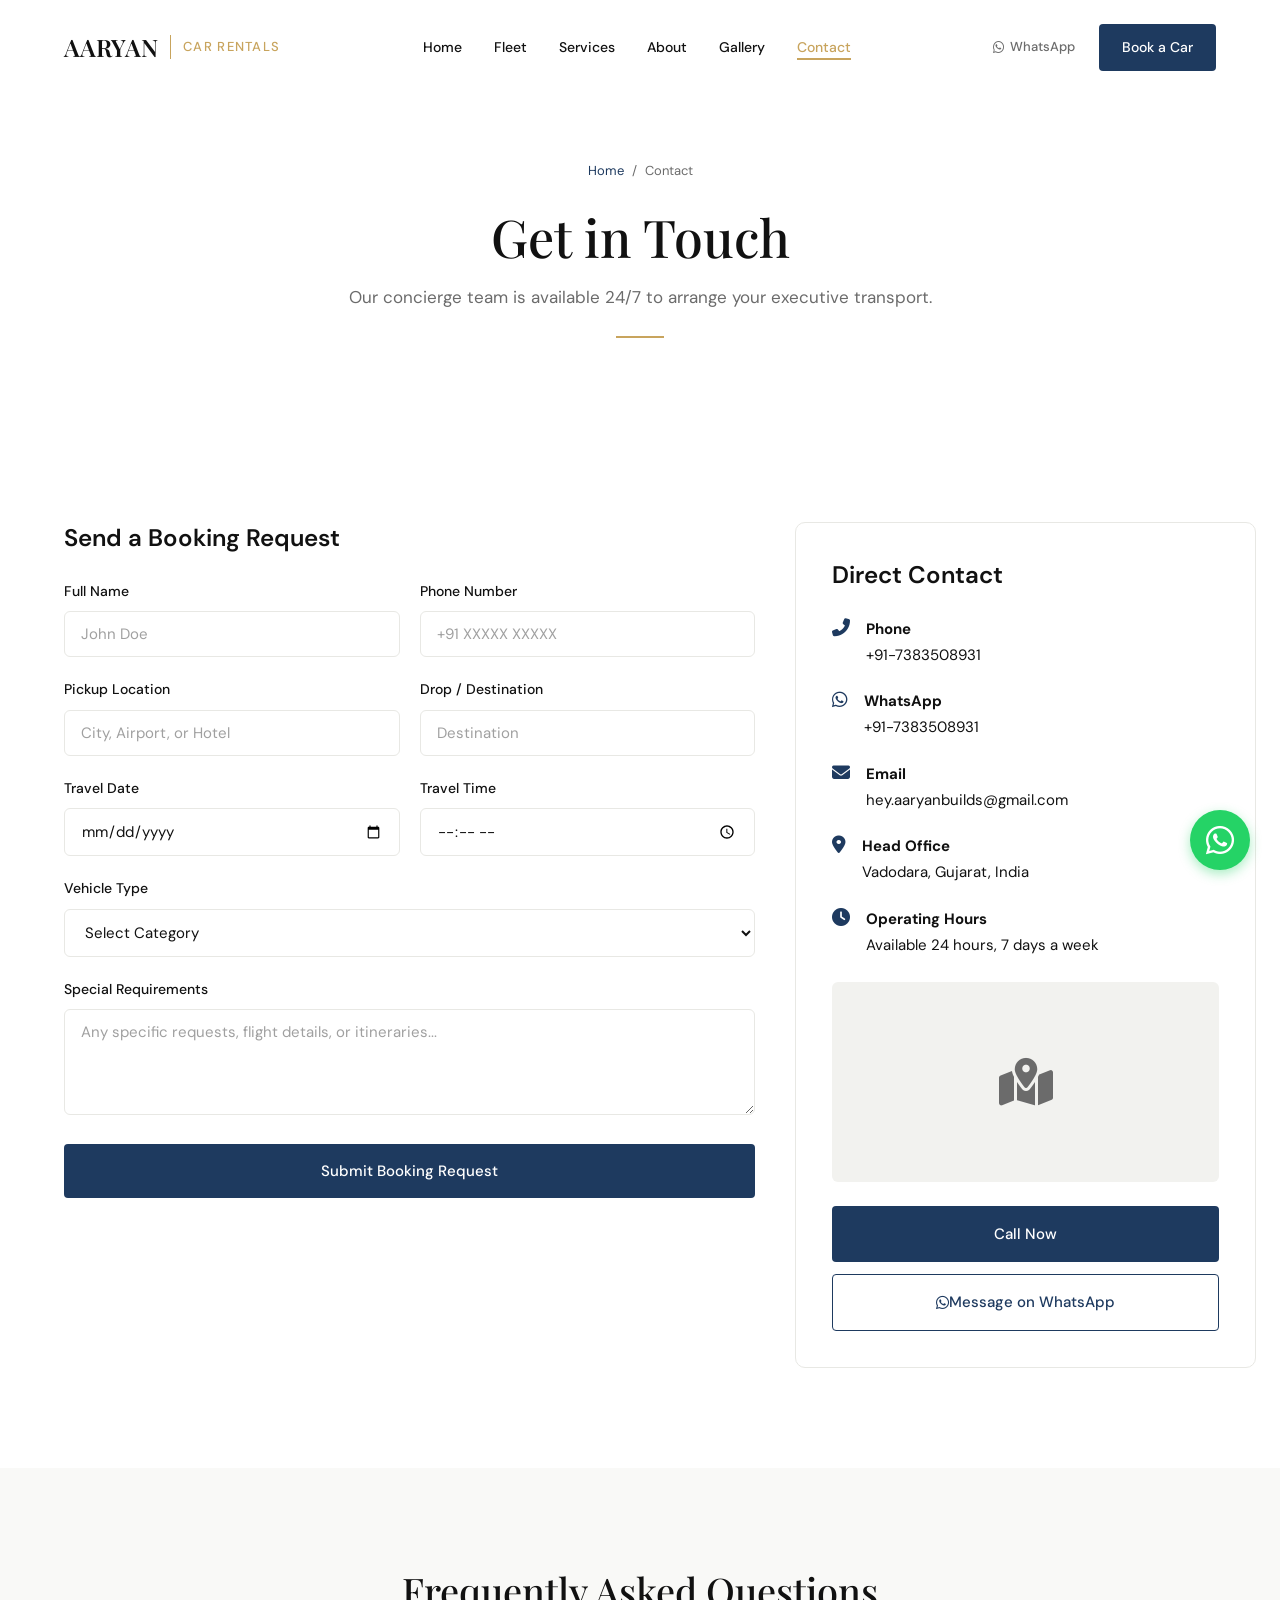
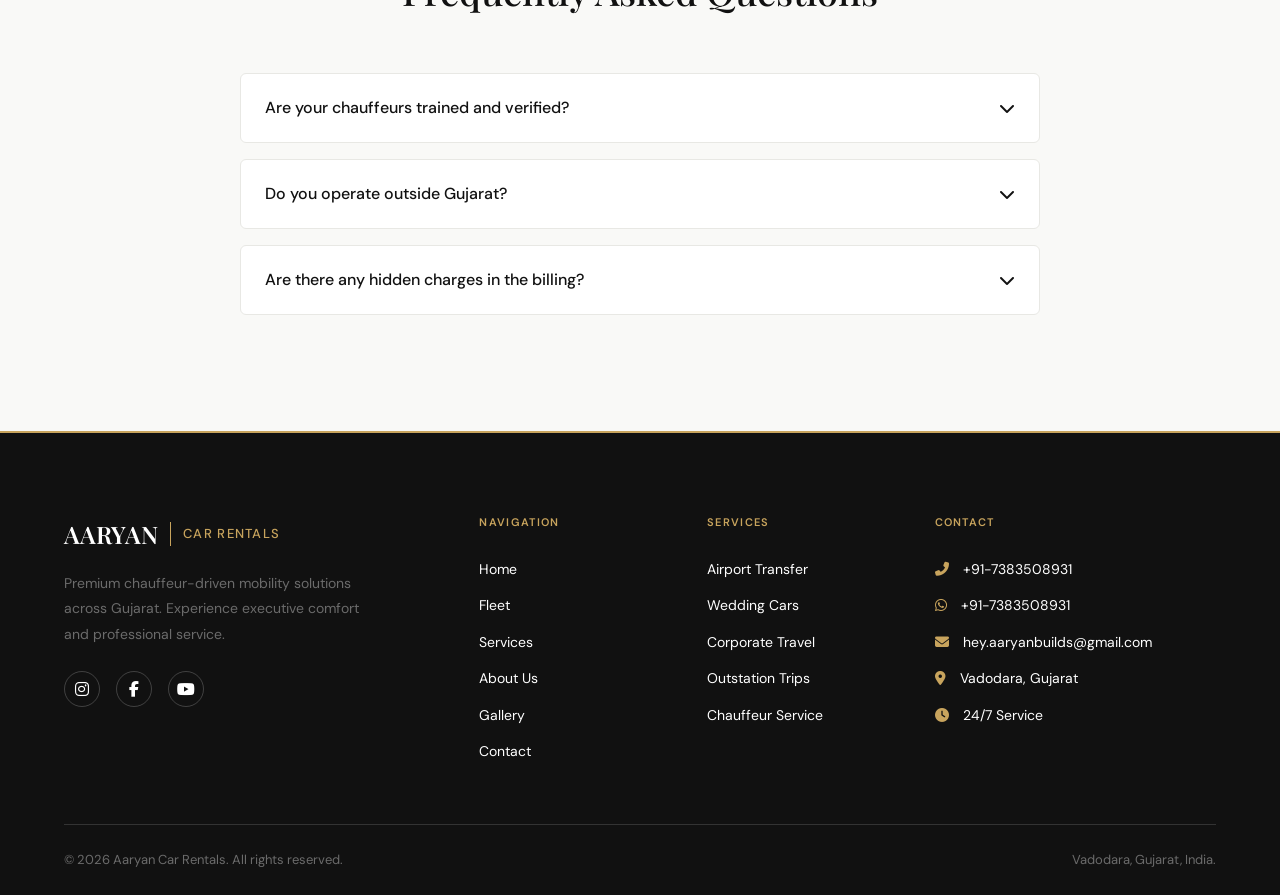
<file: pages/contact.html>
<!DOCTYPE html>
<html lang="en">

  <head>
    <meta charset="UTF-8">
    <meta name="viewport" content="width=device-width, initial-scale=1.0">
    <title>Contact Us | Aaryan Car Rentals | Book Your Journey</title>
    <meta name="description"
      content="Contact Aaryan Car Rentals for luxury car bookings in Gujarat. Call, WhatsApp, or email us for airport transfers, weddings, and corporate travel.">

    <link rel="stylesheet" href="https://cdnjs.cloudflare.com/ajax/libs/font-awesome/6.4.0/css/all.min.css">
    <link rel="stylesheet" href="../assets/css/styles.css">
  </head>

  <body>

    <!-- Navbar -->
    <nav class="navbar">
      <div class="container nav-container">
        <a href="../index.html" class="nav-brand">
          <span class="logo-text">AARYAN</span>
          <div class="logo-separator"></div>
          <span class="logo-sub">Car Rentals</span>
        </a>

        <button class="mobile-menu-btn">
          <i class="fas fa-bars"></i>
        </button>

        <ul class="nav-links">
          <li><a href="../index.html" class="nav-link">Home</a></li>
          <li><a href="fleet.html" class="nav-link">Fleet</a></li>
          <li><a href="services.html" class="nav-link">Services</a></li>
          <li><a href="about.html" class="nav-link">About</a></li>
          <li><a href="gallery.html" class="nav-link">Gallery</a></li>
          <li><a href="contact.html" class="nav-link active">Contact</a></li>
        </ul>

        <div class="nav-actions">
          <a href="https://wa.me/917383508931" class="whatsapp-link" target="_blank">
            <i class="fab fa-whatsapp"></i> WhatsApp
          </a>
          <a href="contact.html" class="btn btn-primary nav-book-btn">Book a Car</a>
        </div>
      </div>
    </nav>

    <!-- Mobile Menu -->
    <div class="mobile-menu-overlay">
      <div class="mobile-nav-links">
        <a href="../index.html" class="mobile-nav-link">Home</a>
        <a href="fleet.html" class="mobile-nav-link">Fleet</a>
        <a href="services.html" class="mobile-nav-link">Services</a>
        <a href="about.html" class="mobile-nav-link">About</a>
        <a href="gallery.html" class="mobile-nav-link">Gallery</a>
        <a href="contact.html" class="mobile-nav-link">Contact</a>
      </div>
      <div class="mobile-nav-actions">
        <a href="contact.html" class="btn btn-primary">Book a Car</a>
        <a href="https://wa.me/917383508931" class="whatsapp-link" target="_blank">
          <i class="fab fa-whatsapp"></i> WhatsApp
        </a>
      </div>
    </div>

    <!-- Page Hero -->
    <header class="page-hero section-soft">
      <div class="container">
        <div class="breadcrumb animate-on-scroll">
          <a href="../index.html">Home</a> / <span>Contact</span>
        </div>
        <h1 class="page-hero-title animate-on-scroll delay-1">Get in Touch</h1>
        <p class="section-subtitle animate-on-scroll delay-2" style="max-width: 600px; margin: 0 auto;">Our concierge
          team is available 24/7 to arrange your executive transport.</p>
        <div class="gold-line-center animate-on-scroll delay-3"></div>
      </div>
    </header>

    <!-- Booking Section -->
    <section class="section">
      <div class="container">
        <div class="booking-grid">

          <!-- Form -->
          <div class="booking-form-wrapper animate-on-scroll">
            <h3 style="margin-bottom: 24px;">Send a Booking Request</h3>
            <form action="#" method="POST">
              <div class="form-row">
                <div class="form-group">
                  <label class="form-label">Full Name</label>
                  <input type="text" class="form-control" placeholder="John Doe" required>
                </div>
                <div class="form-group">
                  <label class="form-label">Phone Number</label>
                  <input type="tel" class="form-control" placeholder="+91 XXXXX XXXXX" required>
                </div>
              </div>

              <div class="form-row">
                <div class="form-group">
                  <label class="form-label">Pickup Location</label>
                  <input type="text" class="form-control" placeholder="City, Airport, or Hotel" required>
                </div>
                <div class="form-group">
                  <label class="form-label">Drop / Destination</label>
                  <input type="text" class="form-control" placeholder="Destination">
                </div>
              </div>

              <div class="form-row">
                <div class="form-group">
                  <label class="form-label">Travel Date</label>
                  <input type="date" class="form-control" required>
                </div>
                <div class="form-group">
                  <label class="form-label">Travel Time</label>
                  <input type="time" class="form-control" required>
                </div>
              </div>

              <div class="form-group">
                <label class="form-label">Vehicle Type</label>
                <select class="form-control" required>
                  <option value="">Select Category</option>
                  <option value="luxury">Luxury Sedan</option>
                  <option value="suv">Premium SUV</option>
                  <option value="van">Premium Van</option>
                  <option value="wedding">Wedding Car</option>
                  <option value="corporate">Corporate Fleet</option>
                </select>
              </div>

              <div class="form-group">
                <label class="form-label">Special Requirements</label>
                <textarea class="form-control" rows="4"
                  placeholder="Any specific requests, flight details, or itineraries..."></textarea>
              </div>

              <button type="submit" class="btn btn-primary" style="width: 100%; padding: 16px;">Submit Booking
                Request</button>
            </form>
          </div>

          <!-- Contact Info -->
          <div class="booking-contact animate-on-scroll delay-1">
            <div class="contact-card">
              <h3 style="margin-bottom: 24px;">Direct Contact</h3>
              <div class="contact-row">
                <i class="fas fa-phone-alt"></i>
                <div class="contact-info">
                  <strong>Phone</strong><br>
                  +91-7383508931
                </div>
              </div>
              <div class="contact-row">
                <i class="fab fa-whatsapp"></i>
                <div class="contact-info">
                  <strong>WhatsApp</strong><br>
                  +91-7383508931
                </div>
              </div>
              <div class="contact-row">
                <i class="fas fa-envelope"></i>
                <div class="contact-info">
                  <strong>Email</strong><br>
                  hey.aaryanbuilds@gmail.com
                </div>
              </div>
              <div class="contact-row">
                <i class="fas fa-map-marker-alt"></i>
                <div class="contact-info">
                  <strong>Head Office</strong><br>
                  Vadodara, Gujarat, India
                </div>
              </div>
              <div class="contact-row">
                <i class="fas fa-clock"></i>
                <div class="contact-info">
                  <strong>Operating Hours</strong><br>
                  Available 24 hours, 7 days a week
                </div>
              </div>

              <div class="map-placeholder">
                <i class="fas fa-map-marked-alt fa-3x"></i>
              </div>

              <a href="tel:+917383508931" class="btn btn-primary" style="width: 100%; margin-bottom: 12px;">Call Now</a>
              <a href="https://wa.me/917383508931" class="btn btn-outline" style="width: 100%;"><i
                  class="fab fa-whatsapp"></i> Message on WhatsApp</a>
            </div>
          </div>
        </div>
      </div>
    </section>

    <!-- FAQ Section -->
    <section class="section section-soft">
      <div class="container">
        <div class="section-header text-center animate-on-scroll">
          <h2>Frequently Asked Questions</h2>
        </div>

        <div style="max-width: 800px; margin: 0 auto;" class="animate-on-scroll delay-1">
          <div class="faq-item">
            <div class="faq-question">
              <span>Are your chauffeurs trained and verified?</span>
              <i class="fas fa-chevron-down"></i>
            </div>
            <div class="faq-answer">
              Yes, all our chauffeurs undergo rigorous background checks, defensive driving tests, and soft-skills
              training to ensure a safe, professional, and discreet experience.
            </div>
          </div>

          <div class="faq-item">
            <div class="faq-question">
              <span>Do you operate outside Gujarat?</span>
              <i class="fas fa-chevron-down"></i>
            </div>
            <div class="faq-answer">
              While our primary operations and dispatch centers are in Gujarat, we provide outstation travel to
              neighboring states like Maharashtra and Rajasthan upon request.
            </div>
          </div>

          <div class="faq-item">
            <div class="faq-question">
              <span>Are there any hidden charges in the billing?</span>
              <i class="fas fa-chevron-down"></i>
            </div>
            <div class="faq-answer">
              Absolutely not. We believe in complete transparency. Your quote will clearly outline all costs including
              fuel, driver allowance, and estimated tolls/taxes.
            </div>
          </div>
        </div>
      </div>
    </section>

    <!-- Footer -->
    <footer class="footer">
      <div class="container">
        <div class="footer-grid">
          <div class="footer-brand-col">
            <a href="../index.html" class="nav-brand" style="margin-bottom: 16px;">
              <span class="logo-text">AARYAN</span>
              <div class="logo-separator"></div>
              <span class="logo-sub">Car Rentals</span>
            </a>
            <p class="footer-desc">Premium chauffeur-driven mobility solutions across Gujarat. Experience executive
              comfort and professional service.</p>
            <div class="social-icons">
              <a href="#" class="social-icon"><i class="fab fa-instagram"></i></a>
              <a href="#" class="social-icon"><i class="fab fa-facebook-f"></i></a>
              <a href="#" class="social-icon"><i class="fab fa-youtube"></i></a>
            </div>
          </div>

          <div>
            <h4 class="footer-heading">NAVIGATION</h4>
            <div class="footer-links">
              <a href="../index.html">Home</a>
              <a href="fleet.html">Fleet</a>
              <a href="services.html">Services</a>
              <a href="about.html">About Us</a>
              <a href="gallery.html">Gallery</a>
              <a href="contact.html">Contact</a>
            </div>
          </div>

          <div>
            <h4 class="footer-heading">SERVICES</h4>
            <div class="footer-links">
              <a href="airport-transfer.html">Airport Transfer</a>
              <a href="wedding-car-rental.html">Wedding Cars</a>
              <a href="corporate-car-rental.html">Corporate Travel</a>
              <a href="outstation-car-rental.html">Outstation Trips</a>
              <a href="chauffeur-service.html">Chauffeur Service</a>
            </div>
          </div>

          <div>
            <h4 class="footer-heading">CONTACT</h4>
            <div class="footer-contact-item"><i class="fas fa-phone-alt"
                style="margin-right: 10px; color: var(--color-gold);"></i> +91-7383508931</div>
            <div class="footer-contact-item"><i class="fab fa-whatsapp"
                style="margin-right: 10px; color: var(--color-gold);"></i> +91-7383508931</div>
            <div class="footer-contact-item"><i class="fas fa-envelope"
                style="margin-right: 10px; color: var(--color-gold);"></i> hey.aaryanbuilds@gmail.com</div>
            <div class="footer-contact-item"><i class="fas fa-map-marker-alt"
                style="margin-right: 10px; color: var(--color-gold);"></i> Vadodara, Gujarat</div>
            <div class="footer-contact-item"><i class="fas fa-clock"
                style="margin-right: 10px; color: var(--color-gold);"></i> 24/7 Service</div>
          </div>
        </div>

        <div class="footer-bottom">
          <div>&copy; 2026 Aaryan Car Rentals. All rights reserved.</div>
          <div>Vadodara, Gujarat, India.</div>
        </div>
      </div>
    </footer>

    <!-- Floating Elements -->
    <a href="https://wa.me/917383508931" class="floating-whatsapp" target="_blank" title="Book on WhatsApp">
      <i class="fab fa-whatsapp"></i>
      <span class="tooltip">Chat on WhatsApp</span>
    </a>

    <button class="back-to-top" title="Back to Top">
      <i class="fas fa-chevron-up"></i>
    </button>

    <script src="../assets/js/scripts.js"></script>
  </body>

</html>
</file>
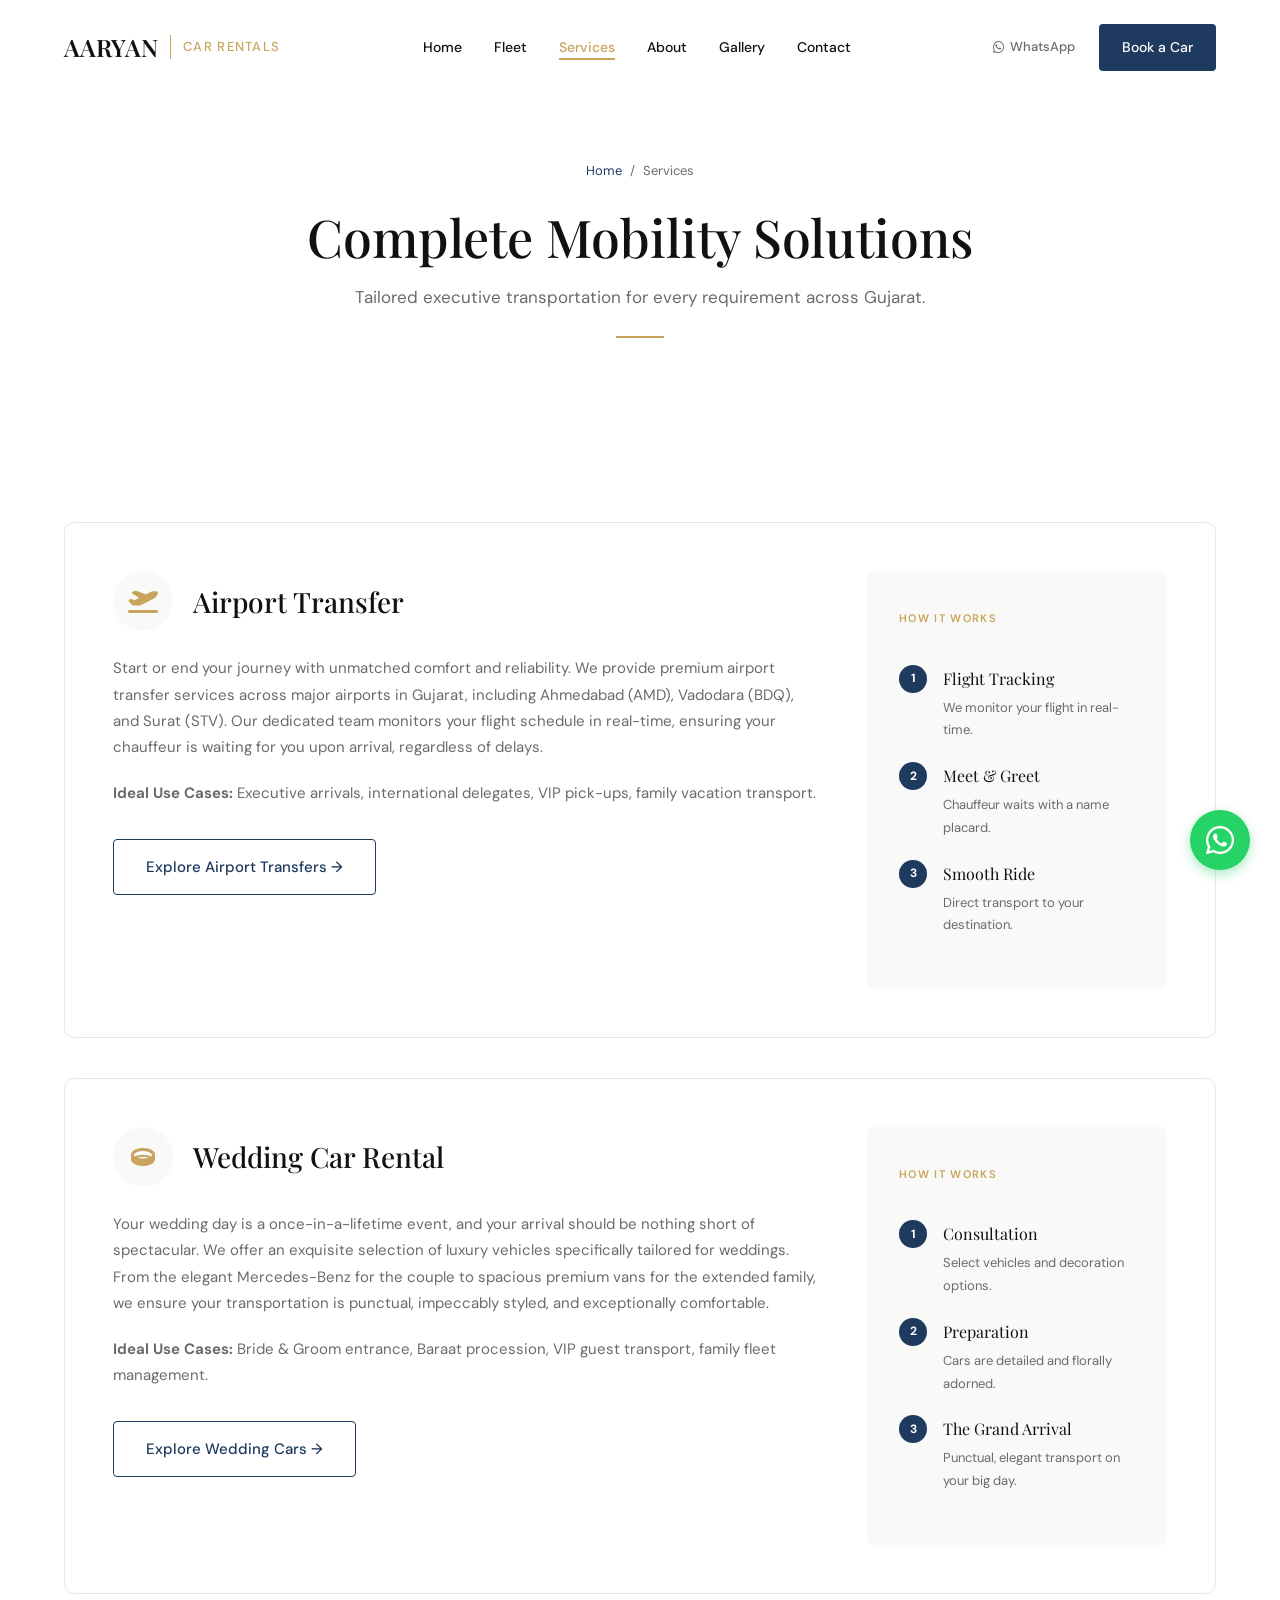
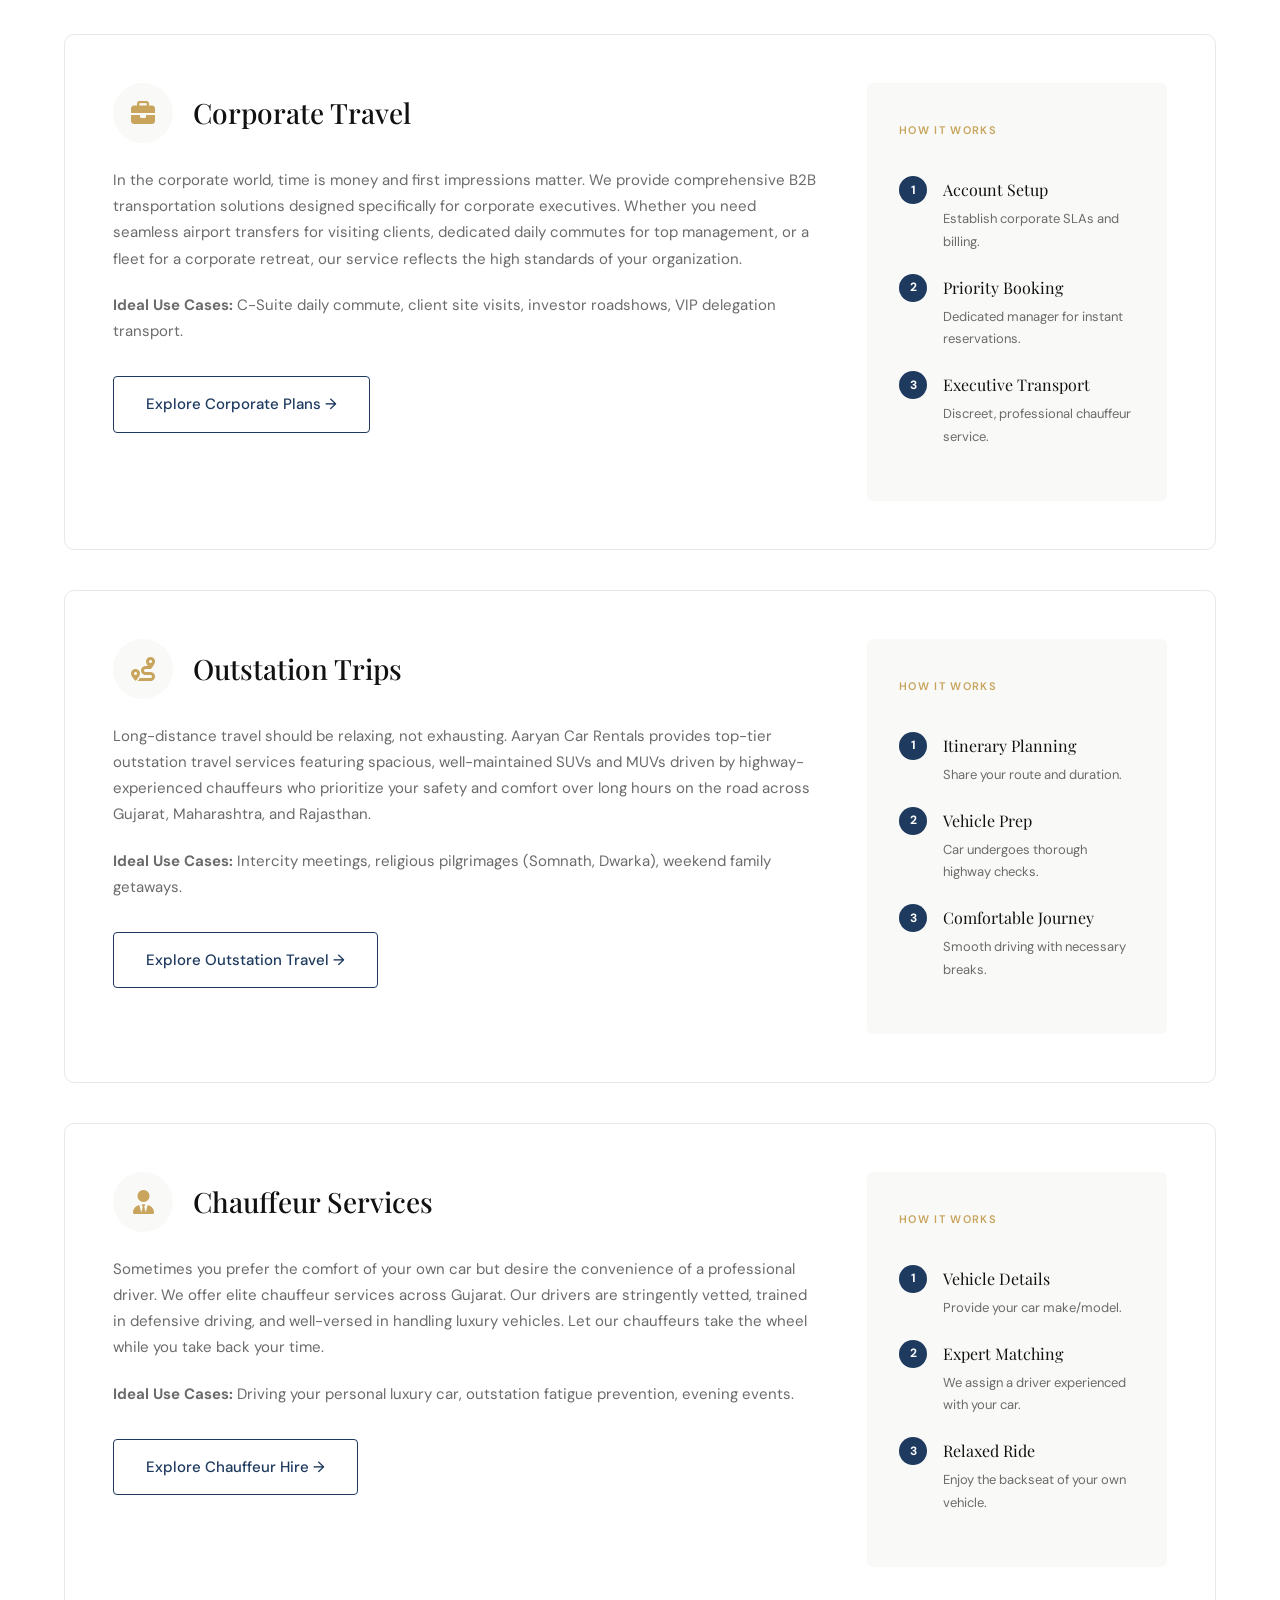
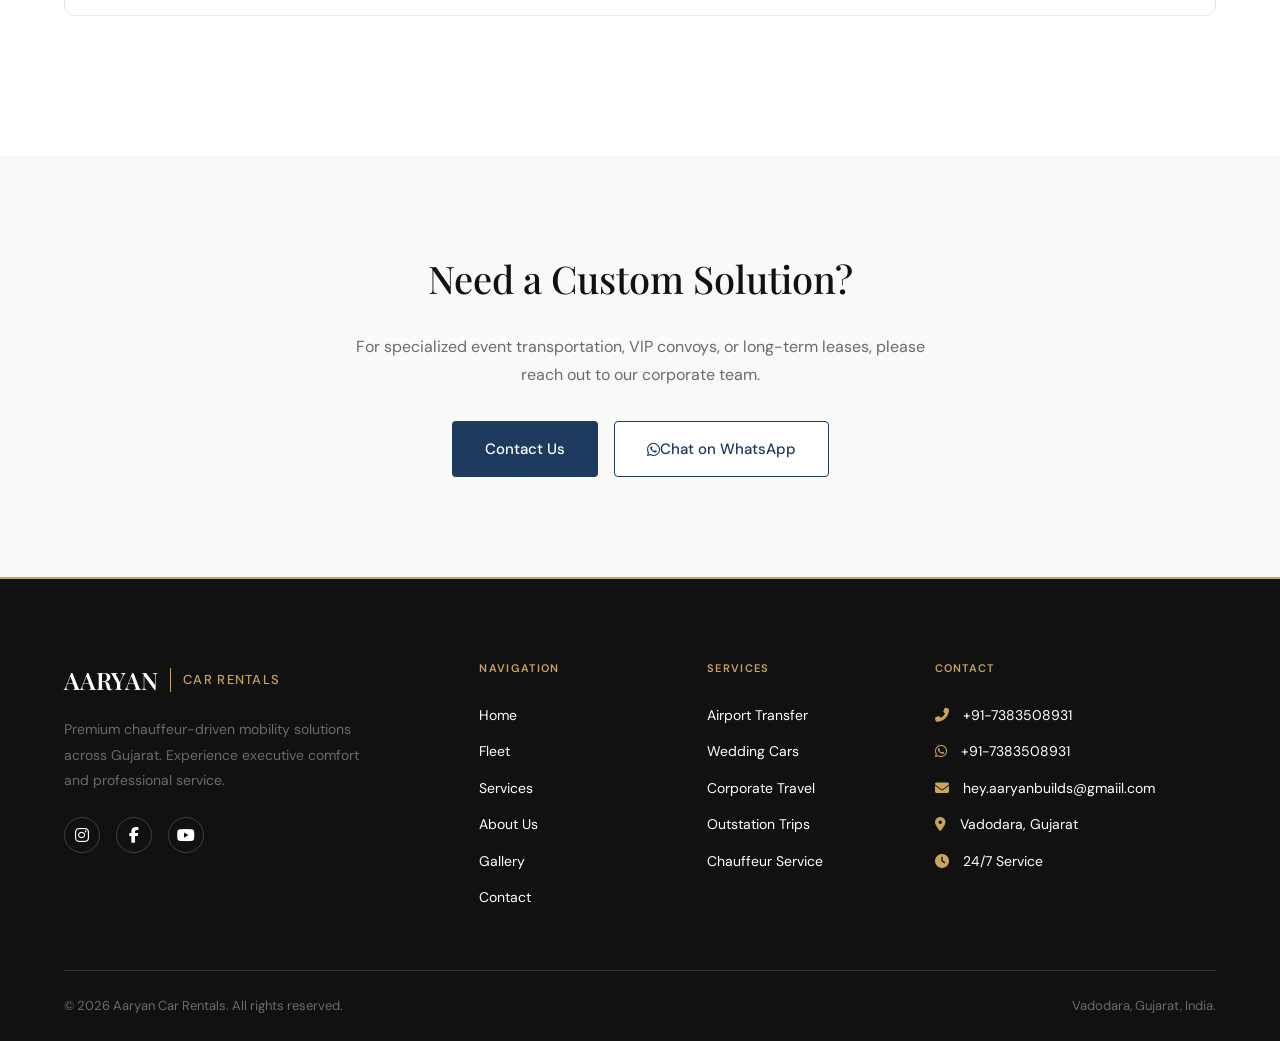
<file: pages/services.html>
<!DOCTYPE html>
<html lang="en">
<head>
  <meta charset="UTF-8">
  <meta name="viewport" content="width=device-width, initial-scale=1.0">
  <title>Premium Mobility Services | Aaryan Car Rentals | Gujarat</title>
  <meta name="description" content="Discover our comprehensive luxury mobility solutions including airport transfers, wedding cars, corporate travel, and outstation chauffeur services.">
  
  <link rel="stylesheet" href="https://cdnjs.cloudflare.com/ajax/libs/font-awesome/6.4.0/css/all.min.css">
  <link rel="stylesheet" href="../assets/css/styles.css">
  <style>
    /* Services Page Specific Styles */
    .detailed-service-card {
      background: var(--color-white);
      border: 1px solid var(--color-border);
      border-radius: var(--radius-lg);
      padding: 48px;
      margin-bottom: 40px;
      display: grid;
      grid-template-columns: 1fr 300px;
      gap: 48px;
      transition: all var(--transition-normal);
    }
    .detailed-service-card:hover {
      box-shadow: 0 12px 40px var(--color-shadow);
      border-color: var(--color-gold-light);
    }
    .detailed-service-header {
      display: flex;
      align-items: center;
      gap: 20px;
      margin-bottom: 24px;
    }
    .detailed-service-icon {
      width: 60px;
      height: 60px;
      background: var(--color-bg-soft);
      border-radius: 50%;
      display: flex;
      align-items: center;
      justify-content: center;
      color: var(--color-gold);
      font-size: 24px;
      flex-shrink: 0;
    }
    .process-sidebar {
      background: var(--color-bg-soft);
      padding: 32px;
      border-radius: var(--radius-md);
    }
    .process-step-list {
      margin-top: 24px;
    }
    .process-step-item {
      display: flex;
      gap: 16px;
      margin-bottom: 20px;
    }
    .process-num {
      width: 28px;
      height: 28px;
      background: var(--color-navy);
      color: var(--color-white);
      border-radius: 50%;
      display: flex;
      align-items: center;
      justify-content: center;
      font-size: 12px;
      font-weight: 700;
      flex-shrink: 0;
    }
    .process-text {
      font-size: 13px;
      color: var(--color-text-muted);
    }
    .process-title {
      font-family: var(--font-heading);
      font-size: 16px;
      color: var(--color-text-primary);
      margin-bottom: 4px;
    }
    
    @media (max-width: 900px) {
      .detailed-service-card {
        grid-template-columns: 1fr;
        padding: 32px;
        gap: 32px;
      }
    }
  </style>
</head>
<body>

  <!-- Navbar -->
  <nav class="navbar">
    <div class="container nav-container">
      <a href="../index.html" class="nav-brand">
        <span class="logo-text">AARYAN</span>
        <div class="logo-separator"></div>
        <span class="logo-sub">Car Rentals</span>
      </a>
      
      <button class="mobile-menu-btn">
        <i class="fas fa-bars"></i>
      </button>

      <ul class="nav-links">
        <li><a href="../index.html" class="nav-link">Home</a></li>
        <li><a href="fleet.html" class="nav-link">Fleet</a></li>
        <li><a href="services.html" class="nav-link active">Services</a></li>
        <li><a href="about.html" class="nav-link">About</a></li>
        <li><a href="gallery.html" class="nav-link">Gallery</a></li>
        <li><a href="contact.html" class="nav-link">Contact</a></li>
      </ul>

      <div class="nav-actions">
        <a href="https://wa.me/917383508931" class="whatsapp-link" target="_blank">
          <i class="fab fa-whatsapp"></i> WhatsApp
        </a>
        <a href="contact.html" class="btn btn-primary nav-book-btn">Book a Car</a>
      </div>
    </div>
  </nav>

  <!-- Mobile Menu -->
  <div class="mobile-menu-overlay">
    <div class="mobile-nav-links">
      <a href="../index.html" class="mobile-nav-link">Home</a>
      <a href="fleet.html" class="mobile-nav-link">Fleet</a>
      <a href="services.html" class="mobile-nav-link">Services</a>
      <a href="about.html" class="mobile-nav-link">About</a>
      <a href="gallery.html" class="mobile-nav-link">Gallery</a>
      <a href="contact.html" class="mobile-nav-link">Contact</a>
    </div>
    <div class="mobile-nav-actions">
      <a href="contact.html" class="btn btn-primary">Book a Car</a>
      <a href="https://wa.me/917383508931" class="whatsapp-link" target="_blank">
        <i class="fab fa-whatsapp"></i> WhatsApp
      </a>
    </div>
  </div>

  <!-- Page Hero -->
  <header class="page-hero section-soft">
    <div class="container">
      <div class="breadcrumb animate-on-scroll">
        <a href="../index.html">Home</a> / <span>Services</span>
      </div>
      <h1 class="page-hero-title animate-on-scroll delay-1">Complete Mobility Solutions</h1>
      <p class="section-subtitle animate-on-scroll delay-2" style="max-width: 600px; margin: 0 auto;">Tailored executive transportation for every requirement across Gujarat.</p>
      <div class="gold-line-center animate-on-scroll delay-3"></div>
    </div>
  </header>

  <!-- Services List -->
  <section class="section">
    <div class="container">
      
      <!-- Service 1 -->
      <div class="detailed-service-card animate-on-scroll">
        <div class="service-content">
          <div class="detailed-service-header">
            <div class="detailed-service-icon"><i class="fas fa-plane-departure"></i></div>
            <h2 style="margin: 0; font-size: 28px;">Airport Transfer</h2>
          </div>
          <p style="color: var(--color-text-muted); font-size: 15px; margin-bottom: 20px;">
            Start or end your journey with unmatched comfort and reliability. We provide premium airport transfer services across major airports in Gujarat, including Ahmedabad (AMD), Vadodara (BDQ), and Surat (STV). Our dedicated team monitors your flight schedule in real-time, ensuring your chauffeur is waiting for you upon arrival, regardless of delays.
          </p>
          <p style="color: var(--color-text-muted); font-size: 15px; margin-bottom: 32px;">
            <strong>Ideal Use Cases:</strong> Executive arrivals, international delegates, VIP pick-ups, family vacation transport.
          </p>
          <a href="airport-transfer.html" class="btn btn-outline">Explore Airport Transfers &rarr;</a>
        </div>
        <div class="process-sidebar">
          <span class="label-small">HOW IT WORKS</span>
          <div class="process-step-list">
            <div class="process-step-item">
              <div class="process-num">1</div>
              <div>
                <div class="process-title">Flight Tracking</div>
                <div class="process-text">We monitor your flight in real-time.</div>
              </div>
            </div>
            <div class="process-step-item">
              <div class="process-num">2</div>
              <div>
                <div class="process-title">Meet & Greet</div>
                <div class="process-text">Chauffeur waits with a name placard.</div>
              </div>
            </div>
            <div class="process-step-item">
              <div class="process-num">3</div>
              <div>
                <div class="process-title">Smooth Ride</div>
                <div class="process-text">Direct transport to your destination.</div>
              </div>
            </div>
          </div>
        </div>
      </div>

      <!-- Service 2 -->
      <div class="detailed-service-card animate-on-scroll">
        <div class="service-content">
          <div class="detailed-service-header">
            <div class="detailed-service-icon"><i class="fas fa-ring"></i></div>
            <h2 style="margin: 0; font-size: 28px;">Wedding Car Rental</h2>
          </div>
          <p style="color: var(--color-text-muted); font-size: 15px; margin-bottom: 20px;">
            Your wedding day is a once-in-a-lifetime event, and your arrival should be nothing short of spectacular. We offer an exquisite selection of luxury vehicles specifically tailored for weddings. From the elegant Mercedes-Benz for the couple to spacious premium vans for the extended family, we ensure your transportation is punctual, impeccably styled, and exceptionally comfortable.
          </p>
          <p style="color: var(--color-text-muted); font-size: 15px; margin-bottom: 32px;">
            <strong>Ideal Use Cases:</strong> Bride & Groom entrance, Baraat procession, VIP guest transport, family fleet management.
          </p>
          <a href="wedding-car-rental.html" class="btn btn-outline">Explore Wedding Cars &rarr;</a>
        </div>
        <div class="process-sidebar">
          <span class="label-small">HOW IT WORKS</span>
          <div class="process-step-list">
            <div class="process-step-item">
              <div class="process-num">1</div>
              <div>
                <div class="process-title">Consultation</div>
                <div class="process-text">Select vehicles and decoration options.</div>
              </div>
            </div>
            <div class="process-step-item">
              <div class="process-num">2</div>
              <div>
                <div class="process-title">Preparation</div>
                <div class="process-text">Cars are detailed and florally adorned.</div>
              </div>
            </div>
            <div class="process-step-item">
              <div class="process-num">3</div>
              <div>
                <div class="process-title">The Grand Arrival</div>
                <div class="process-text">Punctual, elegant transport on your big day.</div>
              </div>
            </div>
          </div>
        </div>
      </div>

      <!-- Service 3 -->
      <div class="detailed-service-card animate-on-scroll">
        <div class="service-content">
          <div class="detailed-service-header">
            <div class="detailed-service-icon"><i class="fas fa-briefcase"></i></div>
            <h2 style="margin: 0; font-size: 28px;">Corporate Travel</h2>
          </div>
          <p style="color: var(--color-text-muted); font-size: 15px; margin-bottom: 20px;">
            In the corporate world, time is money and first impressions matter. We provide comprehensive B2B transportation solutions designed specifically for corporate executives. Whether you need seamless airport transfers for visiting clients, dedicated daily commutes for top management, or a fleet for a corporate retreat, our service reflects the high standards of your organization.
          </p>
          <p style="color: var(--color-text-muted); font-size: 15px; margin-bottom: 32px;">
            <strong>Ideal Use Cases:</strong> C-Suite daily commute, client site visits, investor roadshows, VIP delegation transport.
          </p>
          <a href="corporate-car-rental.html" class="btn btn-outline">Explore Corporate Plans &rarr;</a>
        </div>
        <div class="process-sidebar">
          <span class="label-small">HOW IT WORKS</span>
          <div class="process-step-list">
            <div class="process-step-item">
              <div class="process-num">1</div>
              <div>
                <div class="process-title">Account Setup</div>
                <div class="process-text">Establish corporate SLAs and billing.</div>
              </div>
            </div>
            <div class="process-step-item">
              <div class="process-num">2</div>
              <div>
                <div class="process-title">Priority Booking</div>
                <div class="process-text">Dedicated manager for instant reservations.</div>
              </div>
            </div>
            <div class="process-step-item">
              <div class="process-num">3</div>
              <div>
                <div class="process-title">Executive Transport</div>
                <div class="process-text">Discreet, professional chauffeur service.</div>
              </div>
            </div>
          </div>
        </div>
      </div>

      <!-- Service 4 -->
      <div class="detailed-service-card animate-on-scroll">
        <div class="service-content">
          <div class="detailed-service-header">
            <div class="detailed-service-icon"><i class="fas fa-route"></i></div>
            <h2 style="margin: 0; font-size: 28px;">Outstation Trips</h2>
          </div>
          <p style="color: var(--color-text-muted); font-size: 15px; margin-bottom: 20px;">
            Long-distance travel should be relaxing, not exhausting. Aaryan Car Rentals provides top-tier outstation travel services featuring spacious, well-maintained SUVs and MUVs driven by highway-experienced chauffeurs who prioritize your safety and comfort over long hours on the road across Gujarat, Maharashtra, and Rajasthan.
          </p>
          <p style="color: var(--color-text-muted); font-size: 15px; margin-bottom: 32px;">
            <strong>Ideal Use Cases:</strong> Intercity meetings, religious pilgrimages (Somnath, Dwarka), weekend family getaways.
          </p>
          <a href="outstation-car-rental.html" class="btn btn-outline">Explore Outstation Travel &rarr;</a>
        </div>
        <div class="process-sidebar">
          <span class="label-small">HOW IT WORKS</span>
          <div class="process-step-list">
            <div class="process-step-item">
              <div class="process-num">1</div>
              <div>
                <div class="process-title">Itinerary Planning</div>
                <div class="process-text">Share your route and duration.</div>
              </div>
            </div>
            <div class="process-step-item">
              <div class="process-num">2</div>
              <div>
                <div class="process-title">Vehicle Prep</div>
                <div class="process-text">Car undergoes thorough highway checks.</div>
              </div>
            </div>
            <div class="process-step-item">
              <div class="process-num">3</div>
              <div>
                <div class="process-title">Comfortable Journey</div>
                <div class="process-text">Smooth driving with necessary breaks.</div>
              </div>
            </div>
          </div>
        </div>
      </div>

      <!-- Service 5 -->
      <div class="detailed-service-card animate-on-scroll">
        <div class="service-content">
          <div class="detailed-service-header">
            <div class="detailed-service-icon"><i class="fas fa-user-tie"></i></div>
            <h2 style="margin: 0; font-size: 28px;">Chauffeur Services</h2>
          </div>
          <p style="color: var(--color-text-muted); font-size: 15px; margin-bottom: 20px;">
            Sometimes you prefer the comfort of your own car but desire the convenience of a professional driver. We offer elite chauffeur services across Gujarat. Our drivers are stringently vetted, trained in defensive driving, and well-versed in handling luxury vehicles. Let our chauffeurs take the wheel while you take back your time.
          </p>
          <p style="color: var(--color-text-muted); font-size: 15px; margin-bottom: 32px;">
            <strong>Ideal Use Cases:</strong> Driving your personal luxury car, outstation fatigue prevention, evening events.
          </p>
          <a href="chauffeur-service.html" class="btn btn-outline">Explore Chauffeur Hire &rarr;</a>
        </div>
        <div class="process-sidebar">
          <span class="label-small">HOW IT WORKS</span>
          <div class="process-step-list">
            <div class="process-step-item">
              <div class="process-num">1</div>
              <div>
                <div class="process-title">Vehicle Details</div>
                <div class="process-text">Provide your car make/model.</div>
              </div>
            </div>
            <div class="process-step-item">
              <div class="process-num">2</div>
              <div>
                <div class="process-title">Expert Matching</div>
                <div class="process-text">We assign a driver experienced with your car.</div>
              </div>
            </div>
            <div class="process-step-item">
              <div class="process-num">3</div>
              <div>
                <div class="process-title">Relaxed Ride</div>
                <div class="process-text">Enjoy the backseat of your own vehicle.</div>
              </div>
            </div>
          </div>
        </div>
      </div>

    </div>
  </section>

  <!-- CTA -->
  <section class="section section-soft text-center">
    <div class="container animate-on-scroll">
      <h2 style="margin-bottom: 32px;">Need a Custom Solution?</h2>
      <p style="color: var(--color-text-muted); max-width: 600px; margin: 0 auto 32px;">For specialized event transportation, VIP convoys, or long-term leases, please reach out to our corporate team.</p>
      <div style="display: flex; gap: 16px; justify-content: center;">
        <a href="contact.html" class="btn btn-primary">Contact Us</a>
        <a href="https://wa.me/917383508931" class="btn btn-outline"><i class="fab fa-whatsapp"></i> Chat on WhatsApp</a>
      </div>
    </div>
  </section>

  <!-- Footer -->
  <footer class="footer">
    <div class="container">
      <div class="footer-grid">
        <div class="footer-brand-col">
          <a href="../index.html" class="nav-brand" style="margin-bottom: 16px;">
            <span class="logo-text">AARYAN</span>
            <div class="logo-separator"></div>
            <span class="logo-sub">Car Rentals</span>
          </a>
          <p class="footer-desc">Premium chauffeur-driven mobility solutions across Gujarat. Experience executive comfort and professional service.</p>
          <div class="social-icons">
            <a href="#" class="social-icon"><i class="fab fa-instagram"></i></a>
            <a href="#" class="social-icon"><i class="fab fa-facebook-f"></i></a>
            <a href="#" class="social-icon"><i class="fab fa-youtube"></i></a>
          </div>
        </div>
        
        <div>
          <h4 class="footer-heading">NAVIGATION</h4>
          <div class="footer-links">
            <a href="../index.html">Home</a>
            <a href="fleet.html">Fleet</a>
            <a href="services.html">Services</a>
            <a href="about.html">About Us</a>
            <a href="gallery.html">Gallery</a>
            <a href="contact.html">Contact</a>
          </div>
        </div>
        
        <div>
          <h4 class="footer-heading">SERVICES</h4>
          <div class="footer-links">
            <a href="airport-transfer.html">Airport Transfer</a>
            <a href="wedding-car-rental.html">Wedding Cars</a>
            <a href="corporate-car-rental.html">Corporate Travel</a>
            <a href="outstation-car-rental.html">Outstation Trips</a>
            <a href="chauffeur-service.html">Chauffeur Service</a>
          </div>
        </div>
        
        <div>
          <h4 class="footer-heading">CONTACT</h4>
          <div class="footer-contact-item"><i class="fas fa-phone-alt" style="margin-right: 10px; color: var(--color-gold);"></i> +91-7383508931</div>
          <div class="footer-contact-item"><i class="fab fa-whatsapp" style="margin-right: 10px; color: var(--color-gold);"></i> +91-7383508931</div>
          <div class="footer-contact-item"><i class="fas fa-envelope" style="margin-right: 10px; color: var(--color-gold);"></i> hey.aaryanbuilds@gmaiil.com</div>
          <div class="footer-contact-item"><i class="fas fa-map-marker-alt" style="margin-right: 10px; color: var(--color-gold);"></i> Vadodara, Gujarat</div>
          <div class="footer-contact-item"><i class="fas fa-clock" style="margin-right: 10px; color: var(--color-gold);"></i> 24/7 Service</div>
        </div>
      </div>
      
      <div class="footer-bottom">
        <div>&copy; 2026 Aaryan Car Rentals. All rights reserved.</div>
        <div>Vadodara, Gujarat, India.</div>
      </div>
    </div>
  </footer>

  <!-- Floating Elements -->
  <a href="https://wa.me/917383508931" class="floating-whatsapp" target="_blank" title="Book on WhatsApp">
    <i class="fab fa-whatsapp"></i>
    <span class="tooltip">Chat on WhatsApp</span>
  </a>

  <button class="back-to-top" title="Back to Top">
    <i class="fas fa-chevron-up"></i>
  </button>

  <script src="../assets/js/scripts.js"></script>
</body>
</html>
</file>
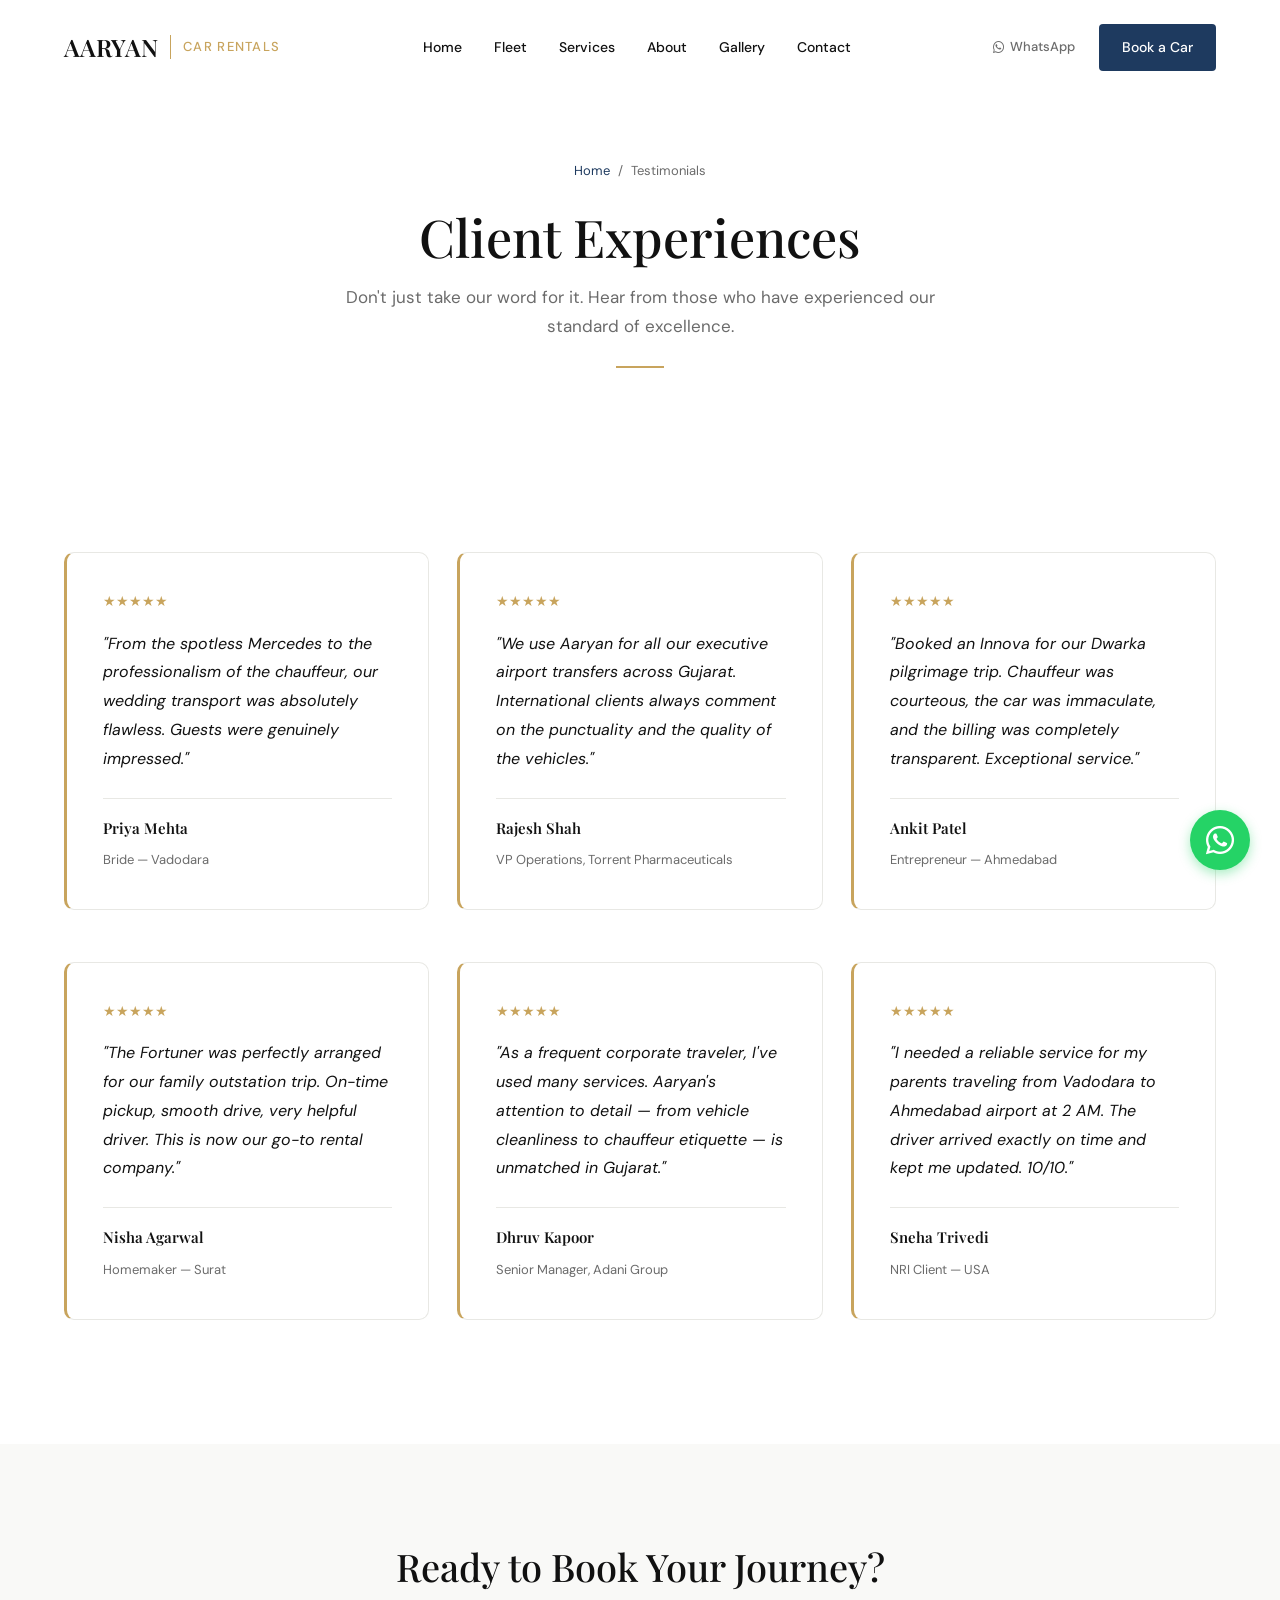
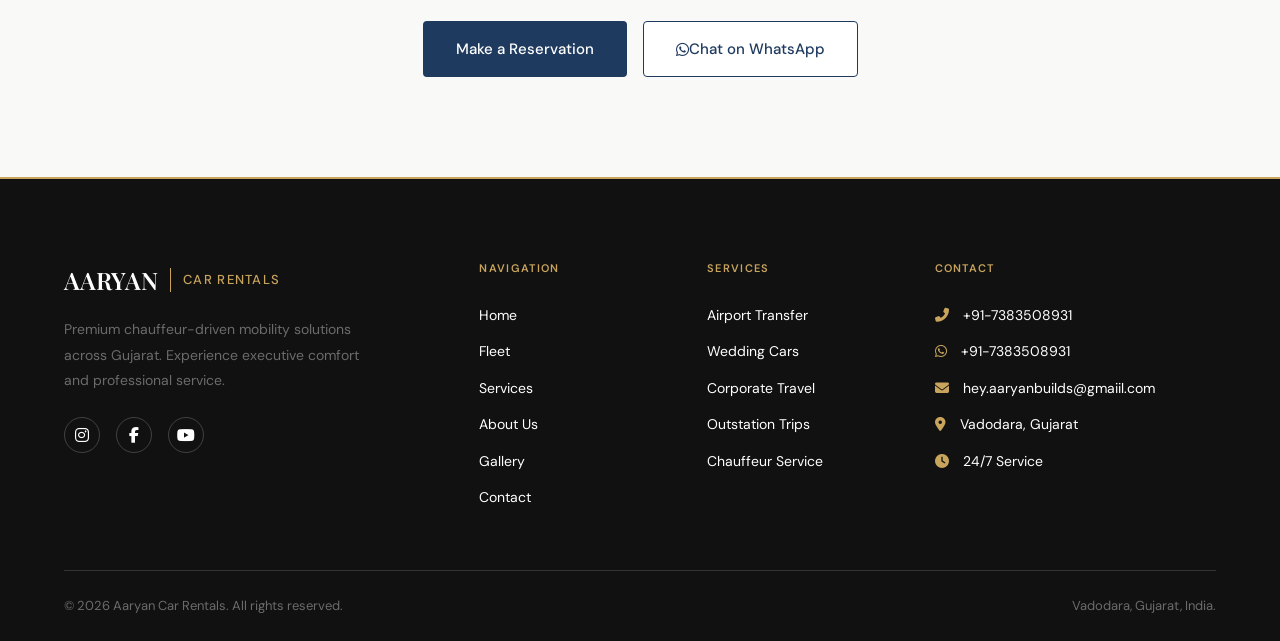
<file: pages/testimonials.html>
<!DOCTYPE html>
<html lang="en">
<head>
  <meta charset="UTF-8">
  <meta name="viewport" content="width=device-width, initial-scale=1.0">
  <title>Client Testimonials | Aaryan Car Rentals</title>
  <meta name="description" content="Read reviews from our corporate clients, brides, and travelers. Discover why Aaryan Car Rentals is Gujarat's top-rated luxury transport company.">
  
  <link rel="stylesheet" href="https://cdnjs.cloudflare.com/ajax/libs/font-awesome/6.4.0/css/all.min.css">
  <link rel="stylesheet" href="../assets/css/styles.css">
</head>
<body>

  <!-- Navbar -->
  <nav class="navbar">
    <div class="container nav-container">
      <a href="../index.html" class="nav-brand">
        <span class="logo-text">AARYAN</span>
        <div class="logo-separator"></div>
        <span class="logo-sub">Car Rentals</span>
      </a>
      
      <button class="mobile-menu-btn">
        <i class="fas fa-bars"></i>
      </button>

      <ul class="nav-links">
        <li><a href="../index.html" class="nav-link">Home</a></li>
        <li><a href="fleet.html" class="nav-link">Fleet</a></li>
        <li><a href="services.html" class="nav-link">Services</a></li>
        <li><a href="about.html" class="nav-link">About</a></li>
        <li><a href="gallery.html" class="nav-link">Gallery</a></li>
        <li><a href="contact.html" class="nav-link">Contact</a></li>
      </ul>

      <div class="nav-actions">
        <a href="https://wa.me/917383508931" class="whatsapp-link" target="_blank">
          <i class="fab fa-whatsapp"></i> WhatsApp
        </a>
        <a href="contact.html" class="btn btn-primary nav-book-btn">Book a Car</a>
      </div>
    </div>
  </nav>

  <!-- Mobile Menu -->
  <div class="mobile-menu-overlay">
    <div class="mobile-nav-links">
      <a href="../index.html" class="mobile-nav-link">Home</a>
      <a href="fleet.html" class="mobile-nav-link">Fleet</a>
      <a href="services.html" class="mobile-nav-link">Services</a>
      <a href="about.html" class="mobile-nav-link">About</a>
      <a href="gallery.html" class="mobile-nav-link">Gallery</a>
      <a href="contact.html" class="mobile-nav-link">Contact</a>
    </div>
    <div class="mobile-nav-actions">
      <a href="contact.html" class="btn btn-primary">Book a Car</a>
      <a href="https://wa.me/917383508931" class="whatsapp-link" target="_blank">
        <i class="fab fa-whatsapp"></i> WhatsApp
      </a>
    </div>
  </div>

  <!-- Page Hero -->
  <header class="page-hero section-soft">
    <div class="container">
      <div class="breadcrumb animate-on-scroll">
        <a href="../index.html">Home</a> / <span>Testimonials</span>
      </div>
      <h1 class="page-hero-title animate-on-scroll delay-1">Client Experiences</h1>
      <p class="section-subtitle animate-on-scroll delay-2" style="max-width: 600px; margin: 0 auto;">Don't just take our word for it. Hear from those who have experienced our standard of excellence.</p>
      <div class="gold-line-center animate-on-scroll delay-3"></div>
    </div>
  </header>

  <!-- Testimonials Grid -->
  <section class="section">
    <div class="container">
      <div class="grid-3 animate-on-scroll delay-1">
        
        <!-- Review 1 -->
        <div class="testimonial-card" style="box-shadow: none; margin-bottom: 24px;">
          <div class="test-stars">★★★★★</div>
          <p class="test-quote">"From the spotless Mercedes to the professionalism of the chauffeur, our wedding transport was absolutely flawless. Guests were genuinely impressed."</p>
          <div class="test-divider"></div>
          <h4 class="test-name">Priya Mehta</h4>
          <span class="test-title">Bride — Vadodara</span>
        </div>

        <!-- Review 2 -->
        <div class="testimonial-card" style="box-shadow: none; margin-bottom: 24px;">
          <div class="test-stars">★★★★★</div>
          <p class="test-quote">"We use Aaryan for all our executive airport transfers across Gujarat. International clients always comment on the punctuality and the quality of the vehicles."</p>
          <div class="test-divider"></div>
          <h4 class="test-name">Rajesh Shah</h4>
          <span class="test-title">VP Operations, Torrent Pharmaceuticals</span>
        </div>

        <!-- Review 3 -->
        <div class="testimonial-card" style="box-shadow: none; margin-bottom: 24px;">
          <div class="test-stars">★★★★★</div>
          <p class="test-quote">"Booked an Innova for our Dwarka pilgrimage trip. Chauffeur was courteous, the car was immaculate, and the billing was completely transparent. Exceptional service."</p>
          <div class="test-divider"></div>
          <h4 class="test-name">Ankit Patel</h4>
          <span class="test-title">Entrepreneur — Ahmedabad</span>
        </div>

        <!-- Review 4 -->
        <div class="testimonial-card" style="box-shadow: none; margin-bottom: 24px;">
          <div class="test-stars">★★★★★</div>
          <p class="test-quote">"The Fortuner was perfectly arranged for our family outstation trip. On-time pickup, smooth drive, very helpful driver. This is now our go-to rental company."</p>
          <div class="test-divider"></div>
          <h4 class="test-name">Nisha Agarwal</h4>
          <span class="test-title">Homemaker — Surat</span>
        </div>

        <!-- Review 5 -->
        <div class="testimonial-card" style="box-shadow: none; margin-bottom: 24px;">
          <div class="test-stars">★★★★★</div>
          <p class="test-quote">"As a frequent corporate traveler, I've used many services. Aaryan's attention to detail — from vehicle cleanliness to chauffeur etiquette — is unmatched in Gujarat."</p>
          <div class="test-divider"></div>
          <h4 class="test-name">Dhruv Kapoor</h4>
          <span class="test-title">Senior Manager, Adani Group</span>
        </div>

        <!-- Review 6 -->
        <div class="testimonial-card" style="box-shadow: none; margin-bottom: 24px;">
          <div class="test-stars">★★★★★</div>
          <p class="test-quote">"I needed a reliable service for my parents traveling from Vadodara to Ahmedabad airport at 2 AM. The driver arrived exactly on time and kept me updated. 10/10."</p>
          <div class="test-divider"></div>
          <h4 class="test-name">Sneha Trivedi</h4>
          <span class="test-title">NRI Client — USA</span>
        </div>

      </div>
    </div>
  </section>

  <!-- CTA -->
  <section class="section section-soft text-center">
    <div class="container animate-on-scroll">
      <h2 style="margin-bottom: 32px;">Ready to Book Your Journey?</h2>
      <div style="display: flex; gap: 16px; justify-content: center;">
        <a href="contact.html" class="btn btn-primary">Make a Reservation</a>
        <a href="https://wa.me/917383508931" class="btn btn-outline"><i class="fab fa-whatsapp"></i> Chat on WhatsApp</a>
      </div>
    </div>
  </section>

  <!-- Footer -->
  <footer class="footer">
    <div class="container">
      <div class="footer-grid">
        <div class="footer-brand-col">
          <a href="../index.html" class="nav-brand" style="margin-bottom: 16px;">
            <span class="logo-text">AARYAN</span>
            <div class="logo-separator"></div>
            <span class="logo-sub">Car Rentals</span>
          </a>
          <p class="footer-desc">Premium chauffeur-driven mobility solutions across Gujarat. Experience executive comfort and professional service.</p>
          <div class="social-icons">
            <a href="#" class="social-icon"><i class="fab fa-instagram"></i></a>
            <a href="#" class="social-icon"><i class="fab fa-facebook-f"></i></a>
            <a href="#" class="social-icon"><i class="fab fa-youtube"></i></a>
          </div>
        </div>
        
        <div>
          <h4 class="footer-heading">NAVIGATION</h4>
          <div class="footer-links">
            <a href="../index.html">Home</a>
            <a href="fleet.html">Fleet</a>
            <a href="services.html">Services</a>
            <a href="about.html">About Us</a>
            <a href="gallery.html">Gallery</a>
            <a href="contact.html">Contact</a>
          </div>
        </div>
        
        <div>
          <h4 class="footer-heading">SERVICES</h4>
          <div class="footer-links">
            <a href="airport-transfer.html">Airport Transfer</a>
            <a href="wedding-car-rental.html">Wedding Cars</a>
            <a href="corporate-car-rental.html">Corporate Travel</a>
            <a href="outstation-car-rental.html">Outstation Trips</a>
            <a href="chauffeur-service.html">Chauffeur Service</a>
          </div>
        </div>
        
        <div>
          <h4 class="footer-heading">CONTACT</h4>
          <div class="footer-contact-item"><i class="fas fa-phone-alt" style="margin-right: 10px; color: var(--color-gold);"></i> +91-7383508931</div>
          <div class="footer-contact-item"><i class="fab fa-whatsapp" style="margin-right: 10px; color: var(--color-gold);"></i> +91-7383508931</div>
          <div class="footer-contact-item"><i class="fas fa-envelope" style="margin-right: 10px; color: var(--color-gold);"></i> hey.aaryanbuilds@gmaiil.com</div>
          <div class="footer-contact-item"><i class="fas fa-map-marker-alt" style="margin-right: 10px; color: var(--color-gold);"></i> Vadodara, Gujarat</div>
          <div class="footer-contact-item"><i class="fas fa-clock" style="margin-right: 10px; color: var(--color-gold);"></i> 24/7 Service</div>
        </div>
      </div>
      
      <div class="footer-bottom">
        <div>&copy; 2026 Aaryan Car Rentals. All rights reserved.</div>
        <div>Vadodara, Gujarat, India.</div>
      </div>
    </div>
  </footer>

  <!-- Floating Elements -->
  <a href="https://wa.me/917383508931" class="floating-whatsapp" target="_blank" title="Book on WhatsApp">
    <i class="fab fa-whatsapp"></i>
    <span class="tooltip">Chat on WhatsApp</span>
  </a>

  <button class="back-to-top" title="Back to Top">
    <i class="fas fa-chevron-up"></i>
  </button>

  <script src="../assets/js/scripts.js"></script>
</body>
</html>
</file>
<file: assets/css/styles.css>
@import url('https://fonts.googleapis.com/css2?family=Cormorant+Garamond:ital,wght@1,400;1,500&family=DM+Sans:wght@400;500;600;700&family=Playfair+Display:wght@400;500;600;700&display=swap');

/* ==========================================================================
   CSS VARIABLES - PREMIUM EXECUTIVE DESIGN SYSTEM
   ========================================================================== */
:root {
  /* Colors */
  --color-white: #FFFFFF;
  --color-bg-soft: #F9F9F7;
  --color-bg-light: #F2F2EF;
  --color-text-primary: #111111;
  --color-text-muted: #6B6B6B;
  --color-gold: #C8A45D;
  --color-gold-light: #E8D5A8;
  --color-navy: #1E3A5F;
  --color-border: #E8E8E4;
  --color-shadow: rgba(0, 0, 0, 0.06);

  /* Typography */
  --font-heading: 'Playfair Display', Georgia, serif;
  --font-body: 'DM Sans', 'Inter', sans-serif;
  --font-accent: 'Cormorant Garamond', serif;

  /* Spacing */
  --section-padding: clamp(60px, 8vw, 100px);
  --section-padding-mobile: 64px;
  --container-width: 1200px;
  --gap-standard: clamp(16px, 3vw, 28px);
  --card-padding: clamp(24px, 4vw, 36px);

  /* Radii */
  --radius-sm: 4px;
  --radius-md: 6px;
  --radius-lg: 10px;
  --radius-xl: 12px;

  /* Transitions */
  --transition-fast: 0.2s ease;
  --transition-normal: 0.3s ease;
  --transition-slow: 0.6s ease-out;
}

/* ==========================================================================
   RESET & GLOBAL STYLES
   ========================================================================== */
* {
  margin: 0;
  padding: 0;
  box-sizing: border-box;
}

html {
  scroll-behavior: smooth;
}

body {
  font-family: var(--font-body);
  color: var(--color-text-primary);
  background-color: var(--color-white);
  line-height: 1.75;
  font-size: 16px;
  font-weight: 400;
  -webkit-font-smoothing: antialiased;
  -moz-osx-font-smoothing: grayscale;
}

::selection {
  background: rgba(200, 164, 93, 0.35);
  color: #111111;
}

::-moz-selection {
  background: rgba(200, 164, 93, 0.35);
  color: #111111;
}

h1,
h2,
h3,
h4,
h5,
h6 {
  font-family: var(--font-heading);
  color: var(--color-text-primary);
  font-weight: 500;
  margin-bottom: 1rem;
}

h1 {
  font-size: clamp(36px, 5vw, 52px);
  line-height: 1.15;
}

h2 {
  font-size: clamp(28px, 4vw, 38px);
  line-height: 1.2;
}

h3 {
  font-family: var(--font-body);
  font-size: clamp(20px, 3vw, 24px);
  line-height: 1.35;
  font-weight: 600;
}

a {
  text-decoration: none;
  color: inherit;
  transition: color var(--transition-fast);
}

ul {
  list-style: none;
}

img {
  max-width: 100%;
  height: auto;
  display: block;
}

.container {
  width: 100%;
  max-width: var(--container-width);
  margin: 0 auto;
  padding: 0 24px;
}

.section {
  padding: var(--section-padding) 0;
}

.section-soft {
  background-color: var(--color-bg-soft);
}

.text-center {
  text-align: center;
}

/* Label / Tag Styles */
.label-small {
  font-family: var(--font-body);
  font-size: 11px;
  letter-spacing: 0.12em;
  text-transform: uppercase;
  font-weight: 600;
  color: var(--color-gold);
  display: inline-block;
  margin-bottom: 12px;
}

.label-accent {
  font-family: var(--font-body);
  font-size: 11px;
  letter-spacing: 0.15em;
  text-transform: uppercase;
  color: var(--color-gold);
  display: flex;
  align-items: center;
  gap: 16px;
  margin-bottom: 16px;
}

.label-accent::before {
  content: '';
  display: inline-block;
  width: 32px;
  height: 1px;
  background-color: var(--color-gold);
}

.section-header {
  margin-bottom: 60px;
}

.section-subtitle {
  color: var(--color-text-muted);
  font-size: 17px;
  max-width: 600px;
  margin: 0 auto;
}

.gold-line-center {
  width: 48px;
  height: 2px;
  background-color: var(--color-gold);
  margin: 24px auto;
}

.gold-line-center.large {
  width: 60px;
}

/* ==========================================================================
   BUTTONS
   ========================================================================== */
.btn {
  display: inline-flex;
  align-items: center;
  justify-content: center;
  font-family: var(--font-body);
  font-size: 15px;
  font-weight: 500;
  padding: 14px 32px;
  border-radius: var(--radius-sm);
  cursor: pointer;
  transition: all var(--transition-fast);
  border: 1.5px solid transparent;
}

.btn-primary {
  background-color: var(--color-navy);
  color: var(--color-white);
}

.btn-primary:hover {
  background-color: #162a45;
  /* Darker navy */
}

.btn-outline {
  background-color: var(--color-white);
  color: var(--color-navy);
  border-color: var(--color-navy);
}

.btn-outline:hover {
  background-color: var(--color-bg-soft);
}

.btn-sm {
  font-size: 13px;
  padding: 9px 20px;
}

/* ==========================================================================
   NAVIGATION
   ========================================================================== */
.navbar {
  position: fixed;
  top: 0;
  left: 0;
  width: 100%;
  padding: 24px 0;
  z-index: 1000;
  background: transparent;
  border-bottom: 1px solid rgba(255, 255, 255, 0.1);
  transition: all var(--transition-normal);
}

.navbar.scrolled {
  background-color: var(--color-white);
  padding: 16px 0;
  border-bottom: 1px solid var(--color-border);
  box-shadow: 0 4px 24px var(--color-shadow);
}

.nav-container {
  display: flex;
  justify-content: space-between;
  align-items: center;
}

.nav-brand {
  display: flex;
  align-items: center;
  gap: 12px;
}

.nav-brand .logo-text {
  font-family: var(--font-heading);
  font-size: 24px;
  font-weight: 600;
  color: var(--color-text-primary);
  transition: color var(--transition-normal);
}

.nav-brand .logo-separator {
  width: 1px;
  height: 24px;
  background-color: var(--color-gold);
}

.nav-brand .logo-sub {
  font-family: var(--font-body);
  font-size: 13px;
  text-transform: uppercase;
  letter-spacing: 0.1em;
  color: var(--color-gold);
  font-weight: 500;
}

.nav-links {
  display: flex;
  gap: 32px;
}

.nav-link {
  font-family: var(--font-body);
  font-size: 14px;
  font-weight: 500;
  color: var(--color-text-primary);
  position: relative;
}

.nav-link::after {
  content: '';
  position: absolute;
  bottom: -4px;
  left: 0;
  width: 0;
  height: 2px;
  background-color: var(--color-gold);
  transition: width var(--transition-fast);
}

.nav-link:hover::after,
.nav-link.active::after {
  width: 100%;
}

.nav-link:hover,
.nav-link.active {
  color: var(--color-gold);
}

.nav-actions {
  display: flex;
  align-items: center;
  gap: 24px;
}

.whatsapp-link {
  font-size: 13px;
  color: var(--color-text-muted);
  font-weight: 500;
  display: flex;
  align-items: center;
  gap: 6px;
}

.whatsapp-link:hover {
  color: #25D366;
}

.nav-book-btn {
  font-size: 14px;
  padding: 10px 22px;
}

.mobile-menu-btn {
  display: none;
  background: none;
  border: none;
  color: var(--color-navy);
  font-size: 24px;
  cursor: pointer;
}

/* Mobile Menu Overlay */
.mobile-menu-overlay {
  position: fixed;
  top: 0;
  left: 0;
  width: 100%;
  height: 100vh;
  background-color: var(--color-white);
  z-index: 999;
  display: flex;
  flex-direction: column;
  justify-content: center;
  align-items: center;
  opacity: 0;
  pointer-events: none;
  transition: opacity var(--transition-normal);
}

.mobile-menu-overlay.active {
  opacity: 1;
  pointer-events: all;
}

.mobile-nav-links {
  display: flex;
  flex-direction: column;
  align-items: center;
  gap: 24px;
}

.mobile-nav-link {
  font-family: var(--font-heading);
  font-size: 32px;
  color: var(--color-text-primary);
}

.mobile-nav-actions {
  margin-top: 40px;
  display: flex;
  flex-direction: column;
  align-items: center;
  gap: 16px;
}

/* ==========================================================================
   HERO SECTION (index.html)
   ========================================================================== */
.hero {
  padding-top: 160px;
  padding-bottom: 100px;
  background-color: var(--color-white);
  min-height: 80vh;
  display: flex;
  align-items: center;
}

.hero-grid {
  display: grid;
  grid-template-columns: 55% 45%;
  gap: 40px;
  align-items: center;
}

.hero-content {
  padding-right: 40px;
}

.hero-title {
  margin-bottom: 24px;
}

.hero-desc {
  font-size: 18px;
  color: var(--color-text-muted);
  line-height: 1.8;
  max-width: 480px;
  margin-bottom: 36px;
}

.hero-actions {
  display: flex;
  gap: 14px;
  margin-bottom: 32px;
}

.hero-trust {
  display: flex;
  align-items: center;
  gap: 16px;
  font-size: 13px;
  color: var(--color-text-muted);
}

.hero-trust-separator {
  width: 1px;
  height: 12px;
  background-color: var(--color-border);
}

.hero-image-wrapper {
  position: relative;
  border-radius: var(--radius-xl);
  overflow: hidden;
  box-shadow: 0 12px 40px var(--color-shadow);
}

.hero-image-wrapper img {
  width: 100%;
  height: auto;
  object-fit: cover;
  display: block;
}

/* ==========================================================================
   PAGE HERO (Interior & SEO Pages)
   ========================================================================== */
.page-hero {
  padding-top: 160px;
  padding-bottom: 60px;
  background-color: var(--color-white);
  text-align: center;
}

.page-hero .label-accent {
  justify-content: center;
}

.page-hero-title {
  margin-bottom: 16px;
}

.breadcrumb {
  font-size: 13px;
  color: var(--color-text-muted);
  display: flex;
  justify-content: center;
  gap: 8px;
  margin-bottom: 24px;
}

.breadcrumb a {
  color: var(--color-navy);
}

.breadcrumb a:hover {
  text-decoration: underline;
}

/* ==========================================================================
   TRUST STATS
   ========================================================================== */
.stats-grid {
  display: grid;
  grid-template-columns: repeat(6, 1fr);
  gap: 0;
  text-align: center;
  position: relative;
}

.stat-item {
  position: relative;
  padding: 0 20px;
}

.stat-item:not(:last-child)::after {
  content: '';
  position: absolute;
  right: 0;
  top: 10%;
  height: 80%;
  width: 1px;
  background-color: var(--color-border);
}

.stat-number {
  font-family: var(--font-heading);
  font-size: 48px;
  color: var(--color-navy);
  line-height: 1;
  margin-bottom: 8px;
}

.stat-label {
  font-size: 13px;
  color: var(--color-text-muted);
  text-transform: uppercase;
  letter-spacing: 0.08em;
}

/* ==========================================================================
   FLEET & CAR CARDS
   ========================================================================== */
.filter-tabs {
  display: flex;
  justify-content: center;
  gap: 12px;
  margin-bottom: 48px;
  flex-wrap: wrap;
}

.filter-tab {
  background-color: var(--color-white);
  border: 1px solid var(--color-border);
  padding: 8px 24px;
  border-radius: 40px;
  font-size: 14px;
  font-weight: 500;
  color: var(--color-text-muted);
  cursor: pointer;
  transition: all var(--transition-fast);
}

.filter-tab.active,
.filter-tab:hover {
  background-color: var(--color-navy);
  color: var(--color-white);
  border-color: var(--color-navy);
}

.grid-3 {
  display: grid;
  grid-template-columns: repeat(3, 1fr);
  gap: var(--gap-standard);
}

.grid-4 {
  display: grid;
  grid-template-columns: repeat(4, 1fr);
  gap: var(--gap-standard);
}

.car-card {
  background-color: var(--color-white);
  border: 1px solid var(--color-border);
  border-radius: var(--radius-lg);
  overflow: hidden;
  transition: all var(--transition-normal);
  position: relative;
}

.car-card:hover {
  transform: translateY(-4px);
  box-shadow: 0 8px 32px rgba(0, 0, 0, 0.09);
}

.car-img-wrapper {
  position: relative;
  aspect-ratio: 16/9;
  overflow: hidden;
}

.car-img-wrapper img {
  width: 100%;
  height: 100%;
  object-fit: cover;
}

.car-card-accent-line {
  height: 2px;
  width: 40px;
  background-color: var(--color-gold);
}

.car-content {
  padding: 24px;
}

.car-category-badge {
  display: inline-block;
  font-size: 10px;
  text-transform: uppercase;
  color: var(--color-navy);
  border: 1px solid var(--color-navy);
  padding: 3px 10px;
  border-radius: 3px;
  margin-bottom: 12px;
  font-weight: 600;
}

.car-name {
  font-size: 18px;
  margin-bottom: 8px;
}

.car-specs {
  font-size: 13px;
  color: var(--color-text-muted);
  margin-bottom: 20px;
}

.car-card-divider {
  height: 1px;
  background-color: var(--color-border);
  margin-bottom: 20px;
}

.car-actions {
  display: flex;
  gap: 12px;
}

.car-actions .btn {
  flex: 1;
}

.chauffeur-badge {
  position: absolute;
  top: 16px;
  right: 16px;
  background-color: rgba(232, 213, 168, 0.9);
  /* light gold */
  color: var(--color-text-primary);
  font-size: 11px;
  font-weight: 600;
  padding: 4px 12px;
  border-radius: 4px;
  backdrop-filter: blur(4px);
}

/* ==========================================================================
   WHY CHOOSE US
   ========================================================================== */
.split-grid {
  display: grid;
  grid-template-columns: 55% 45%;
  gap: 60px;
  align-items: center;
}

.feature-rows {
  margin-top: 32px;
  display: flex;
  flex-direction: column;
  gap: 24px;
}

.feature-row {
  display: flex;
  gap: 16px;
  align-items: flex-start;
}

.feature-icon-box {
  width: 24px;
  height: 24px;
  color: var(--color-navy);
  flex-shrink: 0;
  margin-top: 2px;
}

.feature-row-title {
  font-size: 16px;
  font-weight: 600;
  margin-bottom: 4px;
}

.feature-row-desc {
  font-size: 14px;
  color: var(--color-text-muted);
}

.split-image {
  border-radius: var(--radius-lg);
  box-shadow: 0 12px 40px var(--color-shadow);
  overflow: hidden;
}

/* ==========================================================================
   SERVICES GRID
   ========================================================================== */
.service-card {
  background-color: var(--color-white);
  border: 1px solid var(--color-border);
  border-radius: var(--radius-lg);
  padding: 36px 28px;
  transition: all var(--transition-normal);
}

.service-card:hover {
  border-color: var(--color-gold-light);
}

.service-icon {
  width: 40px;
  height: 40px;
  color: var(--color-gold);
  margin-bottom: 24px;
  transition: transform var(--transition-normal);
}

.service-card:hover .service-icon {
  transform: scale(1.05);
}

.service-title {
  font-size: 17px;
  margin-bottom: 12px;
}

.service-desc {
  font-size: 14px;
  color: var(--color-text-muted);
  margin-bottom: 24px;
}

.service-link {
  font-size: 13px;
  color: var(--color-navy);
  font-weight: 500;
  display: inline-flex;
  align-items: center;
  gap: 4px;
}

.service-link:hover {
  color: var(--color-gold);
}

/* ==========================================================================
   THE AARYAN EXPERIENCE
   ========================================================================== */
.experience-content {
  max-width: 780px;
  margin: 0 auto;
}

.experience-desc {
  font-size: 17px;
  color: var(--color-text-muted);
  line-height: 1.9;
  text-align: center;
}

.experience-grid {
  margin-top: 48px;
  display: grid;
  grid-template-columns: repeat(4, 1fr);
  gap: 24px;
  text-align: center;
}

.exp-feature-icon {
  color: var(--color-gold);
  font-size: 36px;
  margin-bottom: 16px;
}

.exp-feature-title {
  font-size: 14px;
  font-weight: 600;
  margin-bottom: 8px;
}

.exp-feature-desc {
  font-size: 13px;
  color: var(--color-text-muted);
}

/* ==========================================================================
   TESTIMONIALS CAROUSEL
   ========================================================================== */
.testimonials-container {
  position: relative;
  overflow: hidden;
  padding: 20px 0;
}

.testimonials-track {
  display: flex;
  gap: 28px;
  transition: transform 0.5s ease;
}

.testimonial-card {
  flex: 0 0 calc(33.333% - 19px);
  background-color: var(--color-white);
  border: 1px solid var(--color-border);
  border-left: 3px solid var(--color-gold);
  border-radius: var(--radius-lg);
  padding: 36px;
  box-shadow: 0 4px 24px var(--color-shadow);
}

.test-stars {
  color: var(--color-gold);
  font-size: 14px;
  margin-bottom: 16px;
}

.test-quote {
  font-size: 16px;
  font-style: italic;
  color: var(--color-text-primary);
  line-height: 1.8;
  margin-bottom: 24px;
}

.test-divider {
  height: 1px;
  background-color: var(--color-border);
  margin-bottom: 16px;
}

.test-name {
  font-size: 15px;
  font-weight: 600;
  margin-bottom: 4px;
}

.test-title {
  font-size: 13px;
  color: var(--color-text-muted);
}

.carousel-controls {
  display: flex;
  justify-content: center;
  gap: 16px;
  margin-top: 32px;
}

.carousel-btn {
  width: 40px;
  height: 40px;
  border-radius: 50%;
  border: 1px solid var(--color-border);
  background: var(--color-white);
  color: var(--color-navy);
  cursor: pointer;
  display: flex;
  align-items: center;
  justify-content: center;
  transition: all var(--transition-fast);
}

.carousel-btn:hover {
  background: var(--color-navy);
  color: var(--color-white);
}

/* ==========================================================================
   GALLERY
   ========================================================================== */
.gallery-grid {
  columns: 3 300px;
  column-gap: var(--gap-standard);
}

.gallery-item {
  margin-bottom: var(--gap-standard);
  break-inside: avoid;
  position: relative;
  border-radius: 8px;
  overflow: hidden;
  box-shadow: 0 4px 24px var(--color-shadow);
  cursor: pointer;
}

.gallery-item img {
  width: 100%;
  transition: transform var(--transition-slow);
}

.gallery-overlay {
  position: absolute;
  top: 0;
  left: 0;
  width: 100%;
  height: 100%;
  background-color: rgba(255, 255, 255, 0.1);
  display: flex;
  align-items: center;
  justify-content: center;
  opacity: 0;
  transition: opacity var(--transition-normal);
}

.gallery-overlay i {
  color: var(--color-white);
  font-size: 24px;
  text-shadow: 0 2px 4px rgba(0, 0, 0, 0.5);
}

.gallery-item:hover img {
  transform: scale(1.02);
}

.gallery-item:hover .gallery-overlay {
  opacity: 1;
}

/* Lightbox */
.lightbox {
  position: fixed;
  top: 0;
  left: 0;
  width: 100%;
  height: 100%;
  background-color: rgba(255, 255, 255, 0.98);
  z-index: 2000;
  display: flex;
  align-items: center;
  justify-content: center;
  opacity: 0;
  pointer-events: none;
  transition: opacity var(--transition-normal);
}

.lightbox.active {
  opacity: 1;
  pointer-events: all;
}

.lightbox-content {
  max-width: 90%;
  max-height: 90vh;
  position: relative;
}

.lightbox-img {
  max-width: 100%;
  max-height: 90vh;
  border-radius: 8px;
  box-shadow: 0 12px 40px rgba(0, 0, 0, 0.15);
}

.lightbox-close,
.lightbox-prev,
.lightbox-next {
  position: absolute;
  background: none;
  border: none;
  color: var(--color-text-primary);
  font-size: 32px;
  cursor: pointer;
  z-index: 2001;
}

.lightbox-close {
  top: 24px;
  right: 24px;
}

.lightbox-prev {
  left: 24px;
  top: 50%;
  transform: translateY(-50%);
}

.lightbox-next {
  right: 24px;
  top: 50%;
  transform: translateY(-50%);
}

/* ==========================================================================
   CORPORATE PARTNERS STRIP
   ========================================================================== */
.partners-overflow {
  overflow: hidden;
  width: 100%;
  position: relative;
}

/* Add mask for smooth fading edges */
.partners-overflow::before,
.partners-overflow::after {
  content: "";
  position: absolute;
  top: 0;
  width: 100px;
  height: 100%;
  z-index: 2;
}

.partners-overflow::before {
  left: 0;
  background: linear-gradient(to right, white 0%, rgba(255, 255, 255, 0) 100%);
}

.partners-overflow::after {
  right: 0;
  background: linear-gradient(to left, white 0%, rgba(255, 255, 255, 0) 100%);
}

.partners-track {
  display: flex;
  gap: 40px;
  width: max-content;
  animation: scrollLogoStrip 30s linear infinite;
}

.partners-track:hover {
  animation-play-state: paused;
}

.partner-logo {
  width: 160px;
  height: 60px;
  border: 1px solid var(--color-border);
  border-radius: var(--radius-md);
  display: flex;
  align-items: center;
  justify-content: center;
  font-family: var(--font-body);
  font-size: 13px;
  font-weight: 500;
  color: var(--color-text-muted);
  background-color: var(--color-white);
  flex-shrink: 0;
}

@keyframes scrollLogoStrip {
  0% {
    transform: translateX(0);
  }

  100% {
    transform: translateX(-50%);
  }

  /* Assumes track is doubled */
}

/* ==========================================================================
   BOOKING & FORMS
   ========================================================================== */
.booking-grid {
  display: grid;
  grid-template-columns: 60% 40%;
  gap: 40px;
}

.form-group {
  margin-bottom: 20px;
}

.form-row {
  display: grid;
  grid-template-columns: 1fr 1fr;
  gap: 20px;
}

.form-label {
  display: block;
  font-size: 14px;
  font-weight: 500;
  margin-bottom: 8px;
  color: var(--color-text-primary);
}

.form-control {
  width: 100%;
  background-color: var(--color-white);
  border: 1px solid var(--color-border);
  border-radius: var(--radius-md);
  padding: 12px 16px;
  font-family: var(--font-body);
  font-size: 15px;
  color: var(--color-text-primary);
  transition: border-color var(--transition-fast);
}

.form-control:focus {
  outline: none;
  border-color: var(--color-navy);
}

.form-control::placeholder {
  color: #A0A0A0;
}

textarea.form-control {
  resize: vertical;
}

.contact-card {
  background-color: var(--color-white);
  border: 1px solid var(--color-border);
  border-radius: var(--radius-lg);
  padding: 36px;
}

.contact-row {
  display: flex;
  align-items: flex-start;
  gap: 16px;
  margin-bottom: 20px;
}

.contact-row i {
  color: var(--color-navy);
  font-size: 18px;
  margin-top: 3px;
}

.contact-info {
  font-size: 15px;
  color: var(--color-text-primary);
}

.map-placeholder {
  width: 100%;
  height: 200px;
  background-color: var(--color-bg-light);
  border-radius: var(--radius-md);
  margin-top: 24px;
  margin-bottom: 24px;
  display: flex;
  align-items: center;
  justify-content: center;
  color: var(--color-text-muted);
}

/* ==========================================================================
   FOOTER (The only dark section)
   ========================================================================== */
.footer {
  background-color: #111111;
  color: var(--color-text-muted);
  border-top: 2px solid var(--color-gold);
  padding-top: 80px;
}

.footer .logo-text {
  color: var(--color-white);
}

.footer-grid {
  display: grid;
  grid-template-columns: 2fr 1fr 1fr 1.5fr;
  gap: 40px;
  margin-bottom: 60px;
}

.footer-desc {
  font-size: 14px;
  line-height: 1.8;
  margin-top: 16px;
  margin-bottom: 24px;
  max-width: 300px;
}

.social-icons {
  display: flex;
  gap: 16px;
}

.social-icon {
  width: 36px;
  height: 36px;
  border-radius: 50%;
  border: 1px solid rgba(255, 255, 255, 0.2);
  display: flex;
  align-items: center;
  justify-content: center;
  color: var(--color-white);
  transition: all var(--transition-fast);
}

.social-icon:hover {
  background-color: var(--color-white);
  color: #111111;
}

.footer-heading {
  font-family: var(--font-body);
  font-size: 11px;
  font-weight: 600;
  letter-spacing: 0.12em;
  text-transform: uppercase;
  color: var(--color-gold);
  margin-bottom: 24px;
}

.footer-links {
  display: flex;
  flex-direction: column;
  gap: 12px;
}

.footer-links a {
  color: var(--color-white);
  font-size: 14px;
}

.footer-links a:hover {
  color: var(--color-gold);
}

.footer-contact-item {
  margin-bottom: 12px;
  font-size: 14px;
  color: var(--color-white);
}

.footer-bottom {
  border-top: 1px solid #333333;
  padding: 24px 0;
  display: flex;
  justify-content: space-between;
  align-items: center;
  font-size: 13px;
}

/* ==========================================================================
   FLOATING ELEMENTS
   ========================================================================== */
.floating-whatsapp {
  position: fixed;
  bottom: 30px;
  right: 30px;
  width: 60px;
  height: 60px;
  background-color: #25D366;
  color: var(--color-white);
  border-radius: 50%;
  display: flex;
  align-items: center;
  justify-content: center;
  font-size: 32px;
  z-index: 900;
  box-shadow: 0 4px 12px rgba(37, 211, 102, 0.4);
  animation: softPulse 2s infinite;
}

.floating-whatsapp .tooltip {
  position: absolute;
  right: 75px;
  background-color: var(--color-white);
  color: var(--color-text-primary);
  padding: 6px 12px;
  border-radius: 20px;
  font-size: 13px;
  font-weight: 500;
  white-space: nowrap;
  box-shadow: 0 4px 12px var(--color-shadow);
  opacity: 0;
  pointer-events: none;
  transition: opacity var(--transition-fast);
}

.floating-whatsapp:hover .tooltip {
  opacity: 1;
}

@keyframes softPulse {
  0% {
    box-shadow: 0 0 0 0 rgba(37, 211, 102, 0.4);
  }

  70% {
    box-shadow: 0 0 0 15px rgba(37, 211, 102, 0);
  }

  100% {
    box-shadow: 0 0 0 0 rgba(37, 211, 102, 0);
  }
}

.back-to-top {
  position: fixed;
  bottom: 105px;
  right: 35px;
  width: 50px;
  height: 50px;
  background-color: var(--color-white);
  border: 1px solid var(--color-navy);
  color: var(--color-navy);
  border-radius: 50%;
  display: flex;
  align-items: center;
  justify-content: center;
  font-size: 18px;
  z-index: 900;
  cursor: pointer;
  opacity: 0;
  pointer-events: none;
  transition: all var(--transition-normal);
}

.back-to-top.visible {
  opacity: 1;
  pointer-events: all;
}

.back-to-top:hover {
  background-color: var(--color-navy);
  color: var(--color-white);
}

/* ==========================================================================
   INTERIOR PAGES SPECIFICS
   ========================================================================== */

/* About Page */
.value-card {
  text-align: center;
  padding: 32px 24px;
  background: var(--color-white);
  border: 1px solid var(--color-border);
  border-radius: var(--radius-lg);
}

/* Services Pages (SEO) */
.service-steps-grid {
  display: grid;
  grid-template-columns: repeat(3, 1fr);
  gap: 40px;
}

.service-step {
  text-align: center;
}

.step-number-navy {
  width: 60px;
  height: 60px;
  background: var(--color-navy);
  color: var(--color-white);
  border-radius: 50%;
  display: flex;
  align-items: center;
  justify-content: center;
  font-family: var(--font-heading);
  font-size: 24px;
  margin: 0 auto 20px;
}

/* FAQ Accordion */
.faq-item {
  border: 1px solid var(--color-border);
  border-radius: var(--radius-md);
  margin-bottom: 16px;
  background: var(--color-white);
}

.faq-question {
  padding: 20px 24px;
  display: flex;
  justify-content: space-between;
  align-items: center;
  cursor: pointer;
  font-weight: 500;
}

.faq-answer {
  padding: 0 24px 20px;
  color: var(--color-text-muted);
  display: none;
}

.faq-item.active .faq-answer {
  display: block;
}

.faq-item.active .faq-question i {
  transform: rotate(180deg);
}

/* ==========================================================================
   ANIMATIONS (Scroll Reveal)
   ========================================================================== */
.animate-on-scroll {
  opacity: 0;
  transform: translateY(24px);
  transition: opacity 0.6s ease-out, transform 0.6s ease-out;
}

.animate-on-scroll.is-visible {
  opacity: 1;
  transform: translateY(0);
}

.delay-1 {
  transition-delay: 0.1s;
}

.delay-2 {
  transition-delay: 0.2s;
}

.delay-3 {
  transition-delay: 0.3s;
}

.delay-4 {
  transition-delay: 0.4s;
}
/* ==========================================================================
   RESPONSIVE DESIGN (PREMIUM MOBILE UX)
   ========================================================================== */

/* Tablet Landscape (1024px) */
@media (max-width: 1024px) {
  .hero-grid,
  .split-grid,
  .booking-grid {
    grid-template-columns: 1fr;
    gap: 48px;
  }

  .hero-content {
    padding-right: 0;
    text-align: center;
  }

  .hero-desc {
    margin: 0 auto 36px;
  }

  .hero-actions {
    justify-content: center;
  }

  .hero-trust {
    justify-content: center;
  }

  .stats-grid {
    grid-template-columns: repeat(3, 1fr);
    row-gap: 40px;
  }

  .stat-item:nth-child(3)::after {
    display: none;
  }

  .grid-4,
  .grid-3 {
    grid-template-columns: repeat(2, 1fr);
  }

  .footer-grid {
    grid-template-columns: repeat(2, 1fr);
  }

  .testimonial-card {
    flex: 0 0 calc(50% - 14px);
  }
}

/* Tablet Portrait & Large Mobile (768px) */
@media (max-width: 768px) {
  .nav-links,
  .nav-actions {
    display: none;
  }

  .mobile-menu-btn {
    display: flex;
    align-items: center;
    justify-content: center;
    width: 44px;
    height: 44px; /* Improved touch target */
  }

  .stats-grid {
    grid-template-columns: repeat(2, 1fr);
  }

  .stat-item:nth-child(even)::after {
    display: none;
  }

  .stat-item:nth-child(odd)::after {
    display: block;
  }

  .grid-4,
  .grid-3 {
    grid-template-columns: 1fr;
  }

  .service-steps-grid {
    grid-template-columns: 1fr;
  }

  .gallery-grid {
    columns: 2 150px;
  }

  .form-row {
    grid-template-columns: 1fr;
  }

  .footer-grid {
    grid-template-columns: 1fr;
  }

  .footer-bottom {
    flex-direction: column;
    text-align: center;
    gap: 16px;
  }

  .testimonial-card {
    flex: 0 0 100%;
  }

  /* Make CTA buttons full width in cards on mobile */
  .car-actions {
    flex-direction: column;
  }
  
  .car-actions .btn {
    width: 100%;
  }
}

/* Standard Mobile (425px) */
@media (max-width: 425px) {
  .hero-actions {
    flex-direction: column;
    width: 100%;
  }

  .hero-actions .btn {
    width: 100%;
  }

  .stats-grid {
    grid-template-columns: 1fr;
  }

  .stat-item::after {
    display: none !important;
  }

  .gallery-grid {
    columns: 1;
  }
  
  /* Optimize floating elements to not overlap important content */
  .floating-whatsapp {
    bottom: 24px;
    right: 24px;
    width: 52px;
    height: 52px;
    font-size: 28px;
  }
  
  .back-to-top {
    bottom: 24px;
    left: 24px; /* Move to left to balance WhatsApp */
    right: auto;
  }
}

/* Small Mobile (375px) */
@media (max-width: 375px) {
  .hero-trust {
    flex-direction: column;
    gap: 12px;
  }

  .hero-trust-separator {
    display: none;
  }
  
  .stat-number {
    font-size: 40px;
  }
}

/* Extra Small Mobile (320px) */
@media (max-width: 320px) {
  .car-content {
    padding: 16px;
  }
  
  .service-card {
    padding: 24px 16px;
  }
}
</file>
